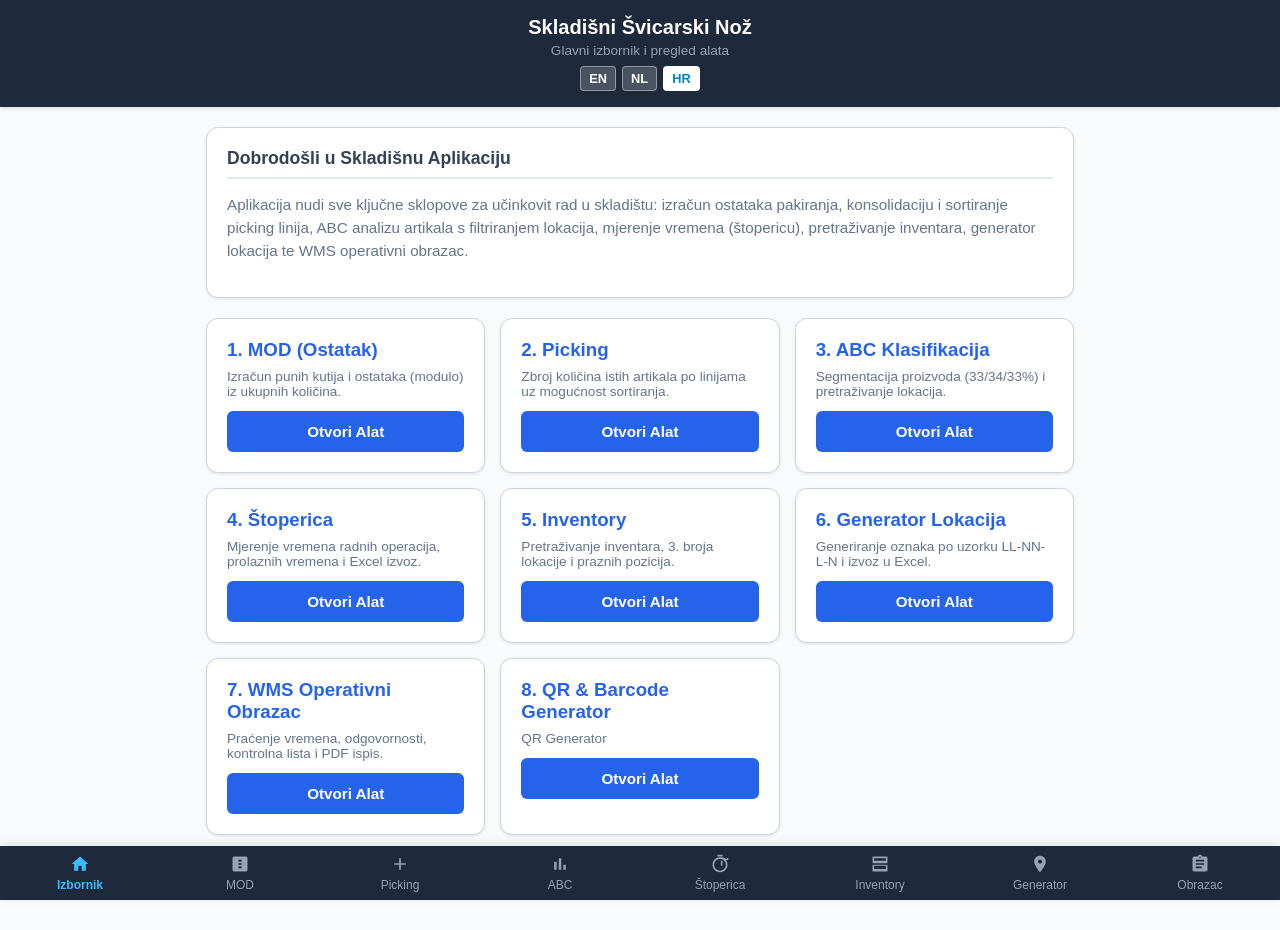
<file: index.html>
<!DOCTYPE html>
<html lang="en">
<head>
    <meta charset="UTF-8">
    <meta name="viewport" content="width=device-width, initial-scale=1.0">
    <title>Warehouse Swiss Knife</title>
    <link rel="stylesheet" href="style.css">
    <link rel="manifest" href="manifest.json">
    <meta name="theme-color" content="#0284c7">
    <style>
        .nav-bar {
            position: fixed !important;
            bottom: 0 !important;
            left: 0;
            right: 0;
            z-index: 1000 !important;
        }
        body {
            padding-bottom: 75px !important;
        }
        .lang-switcher {
            display: flex;
            gap: 6px;
            justify-content: center;
            margin-top: 8px;
        }
        .lang-btn {
            background: rgba(255, 255, 255, 0.2);
            border: 1px solid rgba(255, 255, 255, 0.4);
            color: white;
            padding: 4px 8px;
            border-radius: 4px;
            font-weight: bold;
            cursor: pointer;
            font-size: 0.8rem;
        }
        .lang-btn.active {
            background: #ffffff;
            color: #0284c7;
        }
    </style>
</head>
<body>
    <header>
        <div class="header-title">
            <h1 data-i18n="app_title">Warehouse Swiss Knife</h1>
            <p data-i18n="app_subtitle">Multi-tool Operations Assistant</p>
        </div>
        <div class="lang-switcher">
            <button class="lang-btn" onclick="setLanguage('en')">EN</button>
            <button class="lang-btn" onclick="setLanguage('nl')">NL</button>
            <button class="lang-btn" onclick="setLanguage('hr')">HR</button>
        </div>
    </header>

    <div class="container">
        <div class="card">
            <h2 data-i18n="welcome_title">Welcome to Warehouse Swiss Knife</h2>
            <p style="margin-bottom: 15px; color: #64748b; font-size: 0.95rem; line-height: 1.5;" data-i18n="welcome_desc">
                Select a tool from the list below or navigate using the bottom toolbar.
            </p>
        </div>

        <div style="display: grid; grid-template-columns: repeat(auto-fit, minmax(260px, 1fr)); gap: 15px;">
            <div class="card" style="margin:0;">
                <h3 style="color:var(--primary); margin-bottom: 8px;" data-i18n="mod_title">1. MOD (Remainder)</h3>
                <p style="font-size: 0.85rem; color:#64748b; margin-bottom:12px;" data-i18n="mod_desc">Calculate full boxes and remainder quantities.</p>
                <button class="btn btn-primary" onclick="goTo('mod.html')" style="width:100%;" data-i18n="btn_open">Open Tool</button>
            </div>

            <div class="card" style="margin:0;">
                <h3 style="color:var(--primary); margin-bottom: 8px;" data-i18n="picking_title">2. Picking</h3>
                <p style="font-size: 0.85rem; color:#64748b; margin-bottom:12px;" data-i18n="picking_desc">Aggregate item totals across lines with custom sorting.</p>
                <button class="btn btn-primary" onclick="goTo('picking.html')" style="width:100%;" data-i18n="btn_open">Open Tool</button>
            </div>

            <div class="card" style="margin:0;">
                <h3 style="color:var(--primary); margin-bottom: 8px;" data-i18n="abc_title">3. ABC Analysis</h3>
                <p style="font-size: 0.85rem; color:#64748b; margin-bottom:12px;" data-i18n="abc_desc">Classify products (33/34/33%) and filter location groups.</p>
                <button class="btn btn-primary" onclick="goTo('abc.html')" style="width:100%;" data-i18n="btn_open">Open Tool</button>
            </div>

            <div class="card" style="margin:0;">
                <h3 style="color:var(--primary); margin-bottom: 8px;" data-i18n="stopwatch_title">4. Stopwatch</h3>
                <p style="font-size: 0.85rem; color:#64748b; margin-bottom:12px;" data-i18n="stopwatch_desc">Time operational tasks, track laps, and export to Excel.</p>
                <button class="btn btn-primary" onclick="goTo('stopwatch.html')" style="width:100%;" data-i18n="btn_open">Open Tool</button>
            </div>

            <div class="card" style="margin:0;">
                <h3 style="color:var(--primary); margin-bottom: 8px;" data-i18n="inventory_title">5. Inventory</h3>
                <p style="font-size: 0.85rem; color:#64748b; margin-bottom:12px;" data-i18n="inventory_desc">Search inventory, filter 3rd number, and locate empty slots.</p>
                <button class="btn btn-primary" onclick="goTo('inventory.html')" style="width:100%;" data-i18n="btn_open">Open Tool</button>
            </div>

            <div class="card" style="margin:0;">
                <h3 style="color:var(--primary); margin-bottom: 8px;" data-i18n="gen_title">6. Location Generator</h3>
                <p style="font-size: 0.85rem; color:#64748b; margin-bottom:12px;" data-i18n="gen_desc">Generate LL-NN-L-N codes using ranges and export to Excel.</p>
                <button class="btn btn-primary" onclick="goTo('locations.html')" style="width:100%;" data-i18n="btn_open">Open Tool</button>
            </div>

            <!-- Novi alat: Operativni Obrazac (form.html) -->
            <div class="card" style="margin:0;">
                <h3 style="color:var(--primary); margin-bottom: 8px;" data-i18n="form_title">7. WMS Form</h3>
                <p style="font-size: 0.85rem; color:#64748b; margin-bottom:12px;" data-i18n="form_desc">WMS operational checklist, time tracking & PDF export.</p>
                <button class="btn btn-primary" onclick="goTo('form.html')" style="width:100%;" data-i18n="btn_open">Open Tool</button>
            </div>

            <!-- Kartica za QR/Barcode Generator -->
            <div class="card" style="margin:0;">
                <h3 style="color:var(--primary); margin-bottom: 8px;" data-i18n="qr_title">8. QR & Barcode Generator</h3>
                <p style="font-size: 0.85rem; color:#64748b; margin-bottom:12px;" data-i18n="qr_desc">QR Generator</p>
                <button class="btn btn-primary" onclick="goTo('qr.html')" style="width:100%;" data-i18n="btn_open">Open Tool</button>
            </div>
        </div>
    </div>

    <!-- Bottom Navigation Bar -->
    <nav class="nav-bar">
        <a href="javascript:goTo('index.html')" class="nav-item active">
            <svg viewBox="0 0 24 24"><path d="M10 20v-6h4v6h5v-8h3L12 3 2 12h3v8z"/></svg>
            <span data-i18n="nav_menu">Menu</span>
        </a>
        <a href="javascript:goTo('mod.html')" class="nav-item">
            <svg viewBox="0 0 24 24"><path d="M19 3H5c-1.1 0-2 .9-2 2v14c0 1.1.9 2 2 2h14c1.1 0 2-.9 2-2V5c0-1.1-.9-2-2-2zm-5 14h-4v-2h4v2zm0-4h-4v-2h4v2zm0-4h-4V7h4v2z"/></svg>
            MOD
        </a>
        <a href="javascript:goTo('picking.html')" class="nav-item">
            <svg viewBox="0 0 24 24"><path d="M19 13h-6v6h-2v-6H5v-2h6V5h2v6h6v2z"/></svg>
            Picking
        </a>
        <a href="javascript:goTo('abc.html')" class="nav-item">
            <svg viewBox="0 0 24 24"><path d="M5 9.2h3V19H5zM10.5 5h3v14h-3zM16 13h3v6h-3z"/></svg>
            ABC
        </a>
        <a href="javascript:goTo('stopwatch.html')" class="nav-item">
            <svg viewBox="0 0 24 24"><path d="M15 1H9v2h6V1zm-2 13h2V8h-2v6zm8.03-6.61l1.42-1.42c-.43-.51-.9-.99-1.41-1.41l-1.42 1.42A8.962 8.962 0 0012 4c-4.97 0-9 4.03-9 9s4.03 9 9 9 9-4.03 9-9c0-2.12-.74-4.07-1.97-5.61zM12 20c-3.87 0-7-3.13-7-7s3.13-7 7-7 7 3.13 7 7-3.13 7-7 7z"/></svg>
            <span data-i18n="nav_timer">Timer</span>
        </a>
        <a href="javascript:goTo('inventory.html')" class="nav-item">
            <svg viewBox="0 0 24 24"><path d="M20 13H4c-.55 0-1 .45-1 1v6c0 .55.45 1 1 1h16c.55 0 1-.45 1-1v-6c0-.55-.45-1-1-1zm-1 5H5v-4h14v4zM20 3H4c-.55 0-1 .45-1 1v6c0 .55.45 1 1 1h16c.55 0 1-.45 1-1V4c0-.55-.45-1-1-1zm-1 5H5V5h14v3z"/></svg>
            Inventory
        </a>
        <a href="javascript:goTo('locations.html')" class="nav-item">
            <svg viewBox="0 0 24 24"><path d="M12 2C8.13 2 5 5.13 5 9c0 5.25 7 13 7 13s7-7.75 7-13c0-3.87-3.13-7-7-7zm0 9.5c-1.38 0-2.5-1.12-2.5-2.5s1.12-2.5 2.5-2.5 2.5 1.12 2.5 2.5-1.12 2.5-2.5 2.5z"/></svg>
            <span data-i18n="nav_gen">Generator</span>
        </a>
        <a href="javascript:goTo('form.html')" class="nav-item">
            <svg viewBox="0 0 24 24"><path d="M19 3h-4.18C14.4 1.84 13.3 1 12 1c-1.3 0-2.4.84-2.82 2H5c-1.1 0-2 .9-2 2v14c0 1.1.9 2 2 2h14c1.1 0 2-.9 2-2V5c0-1.1-.9-2-2-2zm-7 0c.55 0 1 .45 1 1s-.45 1-1 1-1-.45-1-1 .45-1 1-1zm2 14H7v-2h7v2zm3-4H7v-2h10v2zm0-4H7V7h10v2z"/></svg>
            <span data-i18n="nav_form">Obrazac</span>
        </a>
    </nav>

    <script>
        const i18nData = {
            en: {
                app_title: "Warehouse Swiss Knife", app_subtitle: "Multi-tool Operations Assistant",
                welcome_title: "Welcome to Warehouse Swiss Knife", welcome_desc: "Select a tool from the list below or navigate using the bottom toolbar.",
                mod_title: "1. MOD (Remainder)", mod_desc: "Calculate full boxes and remainder quantities.",
                picking_title: "2. Picking", picking_desc: "Aggregate item totals across lines with custom sorting.",
                abc_title: "3. ABC Analysis", abc_desc: "Classify products (33/34/33%) and filter location groups.",
                stopwatch_title: "4. Stopwatch", stopwatch_desc: "Time operational tasks, track laps, and export to Excel.",
                inventory_title: "5. Inventory", inventory_desc: "Search inventory, filter 3rd number, and locate empty slots.",
                gen_title: "6. Location Generator", gen_desc: "Generate LL-NN-L-N codes using ranges and export to Excel.",
                form_title: "7. WMS Operational Form", form_desc: "WMS operational checklist, time tracking & PDF export.",
                btn_open: "Open Tool", nav_menu: "Menu", nav_timer: "Timer", nav_gen: "Generator", nav_form: "Form"
            },
            nl: {
                app_title: "Magazijn Zwitsers Mes", app_subtitle: "Multi-tool Operationele Assistent",
                welcome_title: "Welkom bij Magazijn Zwitsers Mes", welcome_desc: "Kies een tool uit de onderstaande lijst of navigeer via de menubalk.",
                mod_title: "1. MOD (Restant)", mod_desc: "Bereken volle dozen en resterende aantallen.",
                picking_title: "2. Picking", picking_desc: "Samenvoegen van aantallen per regel met sortering.",
                abc_title: "3. ABC Analyse", abc_desc: "Classificeer producten (33/34/33%) en filter locaties.",
                stopwatch_title: "4. Stopwatch", stopwatch_desc: "Meet operationele tijden en exporteer naar Excel.",
                inventory_title: "5. Voorraad", inventory_desc: "Doorzoek voorraad en filter op 3e cijfer of lege plekken.",
                gen_title: "6. Locatie Generator", gen_desc: "Genereer LL-NN-L-N codes met bereiken en exporteer naar Excel.",
                form_title: "7. WMS Formulier", form_desc: "Operationele controlelijst, tijdsregistratie en PDF-export.",
                btn_open: "Openen", nav_menu: "Menu", nav_timer: "Timer", nav_gen: "Generator", nav_form: "Formulier"
            },
            hr: {
                app_title: "Skladišni Švicarski Nož", app_subtitle: "Glavni izbornik i pregled alata",
                welcome_title: "Dobrodošli u Skladišnu Aplikaciju", welcome_desc: "Aplikacija nudi sve ključne sklopove za učinkovit rad u skladištu: izračun ostataka pakiranja, konsolidaciju i sortiranje picking linija, ABC analizu artikala s filtriranjem lokacija, mjerenje vremena (štopericu), pretraživanje inventara, generator lokacija te WMS operativni obrazac.",
                mod_title: "1. MOD (Ostatak)", mod_desc: "Izračun punih kutija i ostataka (modulo) iz ukupnih količina.",
                picking_title: "2. Picking", picking_desc: "Zbroj količina istih artikala po linijama uz mogućnost sortiranja.",
                abc_title: "3. ABC Klasifikacija", abc_desc: "Segmentacija proizvoda (33/34/33%) i pretraživanje lokacija.",
                stopwatch_title: "4. Štoperica", stopwatch_desc: "Mjerenje vremena radnih operacija, prolaznih vremena i Excel izvoz.",
                inventory_title: "5. Inventory", inventory_desc: "Pretraživanje inventara, 3. broja lokacije i praznih pozicija.",
                gen_title: "6. Generator Lokacija", gen_desc: "Generiranje oznaka po uzorku LL-NN-L-N i izvoz u Excel.",
                form_title: "7. WMS Operativni Obrazac", form_desc: "Praćenje vremena, odgovornosti, kontrolna lista i PDF ispis.",
                btn_open: "Otvori Alat", nav_menu: "Izbornik", nav_timer: "Štoperica", nav_gen: "Generator", nav_form: "Obrazac"
            }
        };

        let currentLang = localStorage.getItem('appLang') || sessionStorage.getItem('appLang') || 'hr';

        function setLanguage(lang) {
            currentLang = lang;
            localStorage.setItem('appLang', lang);
            sessionStorage.setItem('appLang', lang);

            const btns = document.querySelectorAll('.lang-btn');
            btns.forEach(b => b.classList.remove('active'));
            if(lang === 'en') btns[0]?.classList.add('active');
            if(lang === 'nl') btns[1]?.classList.add('active');
            if(lang === 'hr') btns[2]?.classList.add('active');

            document.querySelectorAll('[data-i18n]').forEach(el => {
                const key = el.getAttribute('data-i18n');
                if (i18nData[lang] && i18nData[lang][key]) el.innerText = i18nData[lang][key];
            });
        }

        function goTo(page) {
            window.location.href = page;
        }

        document.addEventListener('DOMContentLoaded', () => {
            setLanguage(currentLang);
        });
    </script>
</body>
</html>
</file>
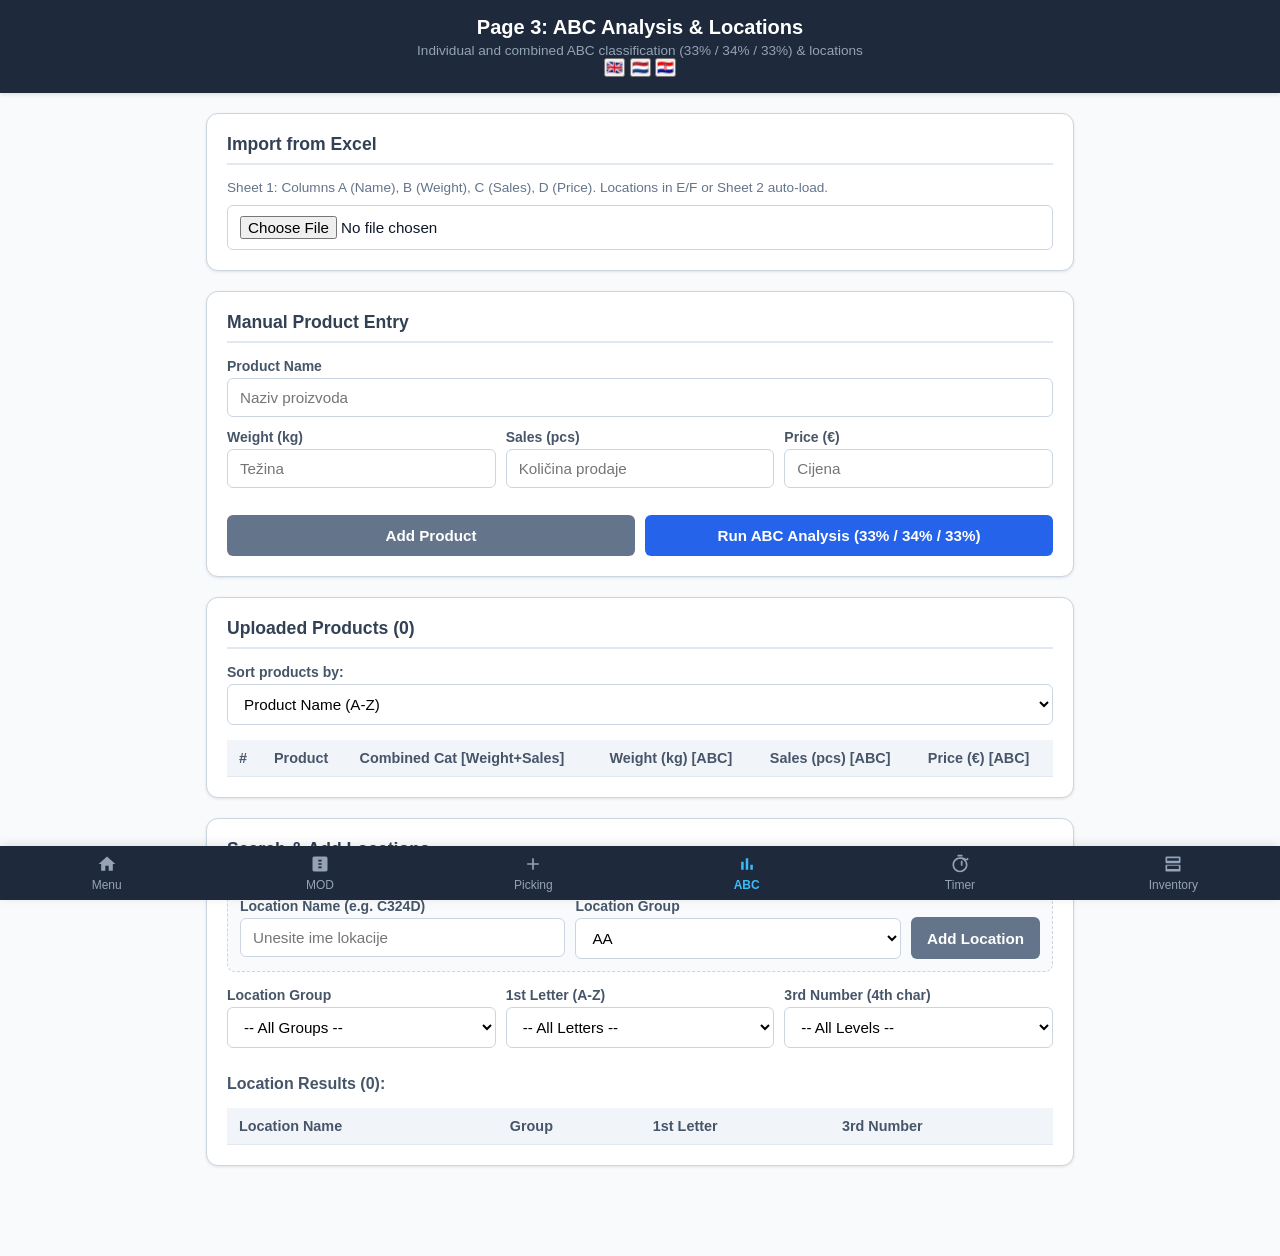
<file: abc.html>
<!DOCTYPE html>
<html lang="hr">
<head>
    <meta charset="UTF-8">
    <meta name="viewport" content="width=device-width, initial-scale=1.0">
    <title>ABC Klasifikacija i Lokacije</title>
    <link rel="stylesheet" href="style.css">
    <script src="xlsx.full.min.js"></script>
</head>
<body>
    <header>
        <div class="header-title">
            <h1 data-i18n="abc_header">Stranica 3: ABC Analiza & Lokacije</h1>
            <p data-i18n="abc_sub">Zasebna i kombinirana ABC klasifikacija (33% / 34% / 33%) i pretraga lokacija</p>
        </div>
        <div class="lang-switcher">
            <button class="lang-btn" onclick="setLanguage('en')" title="English">🇬🇧</button>
            <button class="lang-btn" onclick="setLanguage('nl')" title="Nederlands">🇳🇱</button>
            <button class="lang-btn" onclick="setLanguage('hr')" title="Hrvatski">🇭🇷</button>
        </div>
    </header>

    <div class="container">
        <!-- Excel Upload Card -->
        <div class="card">
            <h2 data-i18n="excel_title">Uvoz iz Excel tablice</h2>
            <p style="font-size:0.85rem; color:#64748b; margin-bottom:10px;" data-i18n="excel_abc_desc">
                <strong>List 1 (Proizvodi & Lokacije):</strong> Stupci A (Ime), B (Težina), C (Prodaja), D (Cijena). Lokacije iz stupaca E i F (ili s drugog lista) automatski se učitavaju.
            </p>
            <input type="file" id="excelFile" accept=".xlsx, .xls, .csv">
        </div>

        <!-- Manual Product Input -->
        <div class="card">
            <h2 data-i18n="manual_prod_title">Ručni unos proizvoda</h2>
            <div class="form-group">
                <label for="prodName" data-i18n="lbl_prod_name">Ime proizvoda</label>
                <input type="text" id="prodName" placeholder="Naziv proizvoda">
            </div>
            <div class="flex-row">
                <div class="form-group flex-1">
                    <label for="prodWeight" data-i18n="lbl_weight">Težina (kg)</label>
                    <input type="number" id="prodWeight" step="0.01" placeholder="Težina">
                </div>
                <div class="form-group flex-1">
                    <label for="prodSales" data-i18n="lbl_sales">Prodaja (kom)</label>
                    <input type="number" id="prodSales" placeholder="Količina prodaje">
                </div>
                <div class="form-group flex-1">
                    <label for="prodPrice" data-i18n="lbl_price">Cijena (€)</label>
                    <input type="number" id="prodPrice" step="0.01" placeholder="Cijena">
                </div>
            </div>

            <div class="btn-group">
                <button class="btn btn-secondary" onclick="addManualProduct()" data-i18n="btn_add_prod">Dodaj Proizvod</button>
                <button class="btn btn-primary" onclick="calculateABC()" data-i18n="btn_run_abc">Izvrši ABC Klasifikaciju (33% / 34% / 33%)</button>
            </div>
        </div>

        <!-- Prepared Products Table -->
        <div class="card">
            <h2><span data-i18n="prepared_prods">Uneseni proizvodi</span> (<span id="productCount">0</span>)</h2>
            
            <div class="form-group" style="margin-bottom:15px;">
                <label for="sortProductsBy" data-i18n="lbl_sort_prods">Sortiraj proizvode po:</label>
                <select id="sortProductsBy" onchange="renderProductsTable()">
                    <option value="name" data-i18n="opt_sort_name_asc">Naziv proizvoda (Abecedno)</option>
                    <option value="combined" data-i18n="opt_sort_comb">Kombinirana Kategorija [Težina+Prodaja]</option>
                    <option value="weight" data-i18n="opt_sort_weight">ABC Težina (A -> B -> C)</option>
                    <option value="sales" data-i18n="opt_sort_sales">ABC Prodaja (A -> B -> C)</option>
                    <option value="price" data-i18n="opt_sort_price">ABC Cijena (A -> B -> C)</option>
                </select>
            </div>

            <table id="productBufferTable">
                <thead>
                    <tr>
                        <th>#</th>
                        <th data-i18n="col_prod">Proizvod</th>
                        <th data-i18n="col_cat_comb">Kombinirana Kat. [Težina+Prodaja]</th>
                        <th data-i18n="col_weight_abc">Težina (kg) [ABC]</th>
                        <th data-i18n="col_sales_abc">Prodaja (kom) [ABC]</th>
                        <th data-i18n="col_price_abc">Cijena (€) [ABC]</th>
                    </tr>
                </thead>
                <tbody></tbody>
            </table>
        </div>

        <!-- Location Entry & Filter Card -->
        <div class="card" id="locationSection">
            <h2 data-i18n="loc_search_title">Pretraživanje & Unos Lokacija</h2>

            <!-- Manual Location Add Form -->
            <div class="flex-row" style="flex-wrap:wrap; gap:10px; margin-bottom:15px; background:#f8fafc; padding:12px; border-radius:8px; border:1px dashed #cbd5e1;">
                <div class="form-group flex-1" style="margin:0;">
                    <label for="manualLocName" data-i18n="lbl_loc_name">Ime Lokacije (npr. C324D)</label>
                    <input type="text" id="manualLocName" placeholder="Unesite ime lokacije">
                </div>
                <div class="form-group flex-1" style="margin:0;">
                    <label for="manualLocGroup" data-i18n="lbl_loc_group">Grupa Lokacije</label>
                    <select id="manualLocGroup">
                        <option value="AA">AA</option><option value="AB">AB</option><option value="AC">AC</option>
                        <option value="BA">BA</option><option value="BB">BB</option><option value="BC">BC</option>
                        <option value="CA">CA</option><option value="CB">CB</option><option value="CC">CC</option>
                    </select>
                </div>
                <div style="display:flex; align-items:flex-end;">
                    <button class="btn btn-secondary" onclick="addManualLocation()" style="height:42px;" data-i18n="btn_add_loc">Dodaj Lokaciju</button>
                </div>
            </div>

            <div class="flex-row" style="flex-wrap:wrap; gap:10px;">
                <div class="form-group flex-1">
                    <label for="filterGroup" data-i18n="lbl_filter_group">Grupa Lokacije</label>
                    <select id="filterGroup" onchange="filterLocations()">
                        <option value="" data-i18n="opt_all_groups">-- Sve Grupe --</option>
                        <option value="AA">AA</option><option value="AB">AB</option><option value="AC">AC</option>
                        <option value="BA">BA</option><option value="BB">BB</option><option value="BC">BC</option>
                        <option value="CA">CA</option><option value="CB">CB</option><option value="CC">CC</option>
                    </select>
                </div>
                <div class="form-group flex-1">
                    <label for="filterLetter" data-i18n="lbl_filter_letter">1. Slovo Lokacije (A-Z)</label>
                    <select id="filterLetter" onchange="filterLocations()">
                        <option value="" data-i18n="opt_all_letters">-- Sva Slova --</option>
                    </select>
                </div>
                <div class="form-group flex-1">
                    <label for="filterLevel" data-i18n="lbl_filter_level">3. Broj (4. znak: 0-9)</label>
                    <select id="filterLevel" onchange="filterLocations()">
                        <option value="" data-i18n="opt_all_levels">-- Svi Nivoi --</option>
                        <option value="0">0</option><option value="1">1</option><option value="2">2</option>
                        <option value="3">3</option><option value="4">4</option><option value="5">5</option>
                        <option value="6">6</option><option value="7">7</option><option value="8">8</option><option value="9">9</option>
                    </select>
                </div>
            </div>

            <h3 style="margin-top:15px; font-size:1rem; color:#475569;"><span data-i18n="loc_results">Rezultati lokacija</span> (<span id="locationCount">0</span>):</h3>
            <table id="locationResultsTable">
                <thead>
                    <tr>
                        <th data-i18n="col_loc_name">Ime Lokacije</th>
                        <th data-i18n="col_group">Grupa</th>
                        <th data-i18n="col_1st_letter">1. Slovo</th>
                        <th data-i18n="col_3rd_num">3. Broj (4. Znak)</th>
                    </tr>
                </thead>
                <tbody></tbody>
            </table>
        </div>
    </div>

    <!-- Navigation Bar -->
    <nav class="nav-bar">
        <a href="index.html" class="nav-item">
            <svg viewBox="0 0 24 24"><path d="M10 20v-6h4v6h5v-8h3L12 3 2 12h3v8z"/></svg>
            <span data-i18n="nav_menu">Izbornik</span>
        </a>
        <a href="mod.html" class="nav-item">
            <svg viewBox="0 0 24 24"><path d="M19 3H5c-1.1 0-2 .9-2 2v14c0 1.1.9 2 2 2h14c1.1 0 2-.9 2-2V5c0-1.1-.9-2-2-2zm-5 14h-4v-2h4v2zm0-4h-4v-2h4v2zm0-4h-4V7h4v2z"/></svg>
            MOD
        </a>
        <a href="picking.html" class="nav-item">
            <svg viewBox="0 0 24 24"><path d="M19 13h-6v6h-2v-6H5v-2h6V5h2v6h6v2z"/></svg>
            Picking
        </a>
        <a href="abc.html" class="nav-item active">
            <svg viewBox="0 0 24 24"><path d="M5 9.2h3V19H5zM10.5 5h3v14h-3zM16 13h3v6h-3z"/></svg>
            ABC
        </a>
        <a href="stopwatch.html" class="nav-item">
            <svg viewBox="0 0 24 24"><path d="M15 1H9v2h6V1zm-2 13h2V8h-2v6zm8.03-6.61l1.42-1.42c-.43-.51-.9-.99-1.41-1.41l-1.42 1.42A8.962 8.962 0 0012 4c-4.97 0-9 4.03-9 9s4.03 9 9 9 9-4.03 9-9c0-2.12-.74-4.07-1.97-5.61zM12 20c-3.87 0-7-3.13-7-7s3.13-7 7-7 7 3.13 7 7-3.13 7-7 7z"/></svg>
            <span data-i18n="nav_timer">Štoperica</span>
        </a>
        <a href="inventory.html" class="nav-item">
            <svg viewBox="0 0 24 24"><path d="M20 13H4c-.55 0-1 .45-1 1v6c0 .55.45 1 1 1h16c.55 0 1-.45 1-1v-6c0-.55-.45-1-1-1zm-1 5H5v-4h14v4zM20 3H4c-.55 0-1 .45-1 1v6c0 .55.45 1 1 1h16c.55 0 1-.45 1-1V4c0-.55-.45-1-1-1zm-1 5H5V5h14v3z"/></svg>
            Inventory
        </a>
    </nav>

    <script>
        const i18nData = {
            en: {
                abc_header: "Page 3: ABC Analysis & Locations", abc_sub: "Individual and combined ABC classification (33% / 34% / 33%) & locations",
                excel_title: "Import from Excel", excel_abc_desc: "Sheet 1: Columns A (Name), B (Weight), C (Sales), D (Price). Locations in E/F or Sheet 2 auto-load.",
                manual_prod_title: "Manual Product Entry", lbl_prod_name: "Product Name", lbl_weight: "Weight (kg)", lbl_sales: "Sales (pcs)", lbl_price: "Price (€)",
                btn_add_prod: "Add Product", btn_run_abc: "Run ABC Analysis (33% / 34% / 33%)", prepared_prods: "Uploaded Products", lbl_sort_prods: "Sort products by:",
                opt_sort_name_asc: "Product Name (A-Z)", opt_sort_comb: "Combined Category [Weight+Sales]", opt_sort_weight: "ABC Weight (A -> B -> C)", opt_sort_sales: "ABC Sales (A -> B -> C)", opt_sort_price: "ABC Price (A -> B -> C)",
                col_prod: "Product", col_cat_comb: "Combined Cat [Weight+Sales]", col_weight_abc: "Weight (kg) [ABC]", col_sales_abc: "Sales (pcs) [ABC]", col_price_abc: "Price (€) [ABC]",
                loc_search_title: "Search & Add Locations", lbl_loc_name: "Location Name (e.g. C324D)", lbl_loc_group: "Location Group", btn_add_loc: "Add Location",
                lbl_filter_group: "Location Group", opt_all_groups: "-- All Groups --", lbl_filter_letter: "1st Letter (A-Z)", opt_all_letters: "-- All Letters --", lbl_filter_level: "3rd Number (4th char)", opt_all_levels: "-- All Levels --",
                loc_results: "Location Results", col_loc_name: "Location Name", col_group: "Group", col_1st_letter: "1st Letter", col_3rd_num: "3rd Number",
                nav_menu: "Menu", nav_timer: "Timer", msg_empty_prods: "No products entered for ABC analysis.", msg_enter_name: "Please enter a product name.", msg_enter_loc: "Please enter a location name."
            },
            nl: {
                abc_header: "Pagina 3: ABC Analyse & Locaties", abc_sub: "Individuele en gecombineerde ABC-classificatie (33% / 34% / 33%) & locaties",
                excel_title: "Importeren uit Excel", excel_abc_desc: "Blad 1: Kolommen A (Naam), B (Gewicht), C (Verkoop), D (Prijs). Locaties in E/F of Blad 2 worden automatisch geladen.",
                manual_prod_title: "Handmatige Productinvoer", lbl_prod_name: "Productnaam", lbl_weight: "Gewicht (kg)", lbl_sales: "Verkoop (st)", lbl_price: "Prijs (€)",
                btn_add_prod: "Product Toevoegen", btn_run_abc: "ABC-analyse Uitvoeren (33% / 34% / 33%)", prepared_prods: "Geladen Producten", lbl_sort_prods: "Sorteren op:",
                opt_sort_name_asc: "Productnaam (A-Z)", opt_sort_comb: "Gecombineerde Categorie [Gewicht+Verkoop]", opt_sort_weight: "ABC Gewicht (A -> B -> C)", opt_sort_sales: "ABC Verkoop (A -> B -> C)", opt_sort_price: "ABC Prijs (A -> B -> C)",
                col_prod: "Product", col_cat_comb: "Gecombineerde Cat [Gewicht+Verkoop]", col_weight_abc: "Gewicht (kg) [ABC]", col_sales_abc: "Verkoop (st) [ABC]", col_price_abc: "Prijs (€) [ABC]",
                loc_search_title: "Zoeken & Locaties Toevoegen", lbl_loc_name: "Locatienaam (bijv. C324D)", lbl_loc_group: "Locatiegroep", btn_add_loc: "Locatie Toevoegen",
                lbl_filter_group: "Locatiegroep", opt_all_groups: "-- Alle Groepen --", lbl_filter_letter: "1e Letter (A-Z)", opt_all_letters: "-- Alle Letters --", lbl_filter_level: "3e Cijfer (4e teken)", opt_all_levels: "-- Alle Niveaus --",
                loc_results: "Locatieresultaten", col_loc_name: "Locatienaam", col_group: "Groep", col_1st_letter: "1e Letter", col_3rd_num: "3e Cijfer",
                nav_menu: "Menu", nav_timer: "Timer", msg_empty_prods: "Geen producten ingevoerd voor ABC-analyse.", msg_enter_name: "Voer een productnaam in.", msg_enter_loc: "Voer een locatienaam in."
            },
            hr: {
                abc_header: "Stranica 3: ABC Analiza & Lokacije", abc_sub: "Zasebna i kombinirana (Težina + Prodaja) ABC klasifikacija i sortiranje",
                excel_title: "Uvoz iz Excel tablice", excel_abc_desc: "List 1 (Proizvodi & Lokacije): Stupci A (Ime), B (Težina), C (Prodaja), D (Cijena). Lokacije iz stupaca E i F (ili s drugog lista) automatski se učitavaju.",
                manual_prod_title: "Ručni unos proizvoda", lbl_prod_name: "Ime proizvoda", lbl_weight: "Težina (kg)", lbl_sales: "Prodaja (kom)", lbl_price: "Cijena (€)",
                btn_add_prod: "Dodaj Proizvod", btn_run_abc: "Izvrši ABC Klasifikaciju (33% / 34% / 33%)", prepared_prods: "Uneseni proizvodi", lbl_sort_prods: "Sortiraj proizvode po:",
                opt_sort_name_asc: "Naziv proizvoda (Abecedno)", opt_sort_comb: "Kombinirana Kategorija [Težina+Prodaja]", opt_sort_weight: "ABC Težina (A -> B -> C)", opt_sort_sales: "ABC Prodaja (A -> B -> C)", opt_sort_price: "ABC Cijena (A -> B -> C)",
                col_prod: "Proizvod", col_cat_comb: "Kombinirana Kat. [Težina+Prodaja]", col_weight_abc: "Težina (kg) [ABC]", col_sales_abc: "Prodaja (kom) [ABC]", col_price_abc: "Cijena (€) [ABC]",
                loc_search_title: "Pretraživanje & Unos Lokacija", lbl_loc_name: "Ime Lokacije (npr. C324D)", lbl_loc_group: "Grupa Lokacije", btn_add_loc: "Dodaj Lokaciju",
                lbl_filter_group: "Grupa Lokacije", opt_all_groups: "-- Sve Grupe --", lbl_filter_letter: "1. Slovo Lokacije (A-Z)", opt_all_letters: "-- Sva Slova --", lbl_filter_level: "3. Broj (4. znak u imenu: 0-9)", opt_all_levels: "-- Svi Nivoi --",
                loc_results: "Rezultati lokacija", col_loc_name: "Ime Lokacije", col_group: "Grupa", col_1st_letter: "1. Slovo", col_3rd_num: "3. Broj (4. Znak)",
                nav_menu: "Izbornik", nav_timer: "Štoperica", msg_empty_prods: "Nema unesenih proizvoda za ABC analizu.", msg_enter_name: "Molimo unesite naziv proizvoda.", msg_enter_loc: "Molimo unesite ime lokacije (npr. C324D)."
            }
        };

        let currentLang = sessionStorage.getItem('appLang') || 'en';
        let products = [];
        let locations = [];

        function setLanguage(lang) {
            currentLang = lang;
            sessionStorage.setItem('appLang', lang);

            const btns = document.querySelectorAll('.lang-btn');
            btns.forEach(b => b.classList.remove('active'));
            if(lang === 'en') btns[0]?.classList.add('active');
            if(lang === 'nl') btns[1]?.classList.add('active');
            if(lang === 'hr') btns[2]?.classList.add('active');

            document.querySelectorAll('[data-i18n]').forEach(el => {
                const key = el.getAttribute('data-i18n');
                if (i18nData[lang] && i18nData[lang][key]) el.innerText = i18nData[lang][key];
            });
        }

        const letterSelect = document.getElementById('filterLetter');
        for (let i = 65; i <= 90; i++) {
            const letter = String.fromCharCode(i);
            const opt = document.createElement('option');
            opt.value = letter;
            opt.innerText = letter;
            letterSelect.appendChild(opt);
        }

        document.getElementById('excelFile').addEventListener('change', handleExcelUpload);

        function handleExcelUpload(e) {
            const file = e.target.files[0];
            if (!file) return;

            const reader = new FileReader();
            reader.onload = function(evt) {
                const data = new Uint8Array(evt.target.result);
                const workbook = XLSX.read(data, {type: 'array'});
                
                products = [];
                locations = [];

                const sheet1 = workbook.Sheets[workbook.SheetNames[0]];
                if (sheet1) {
                    const rows1 = XLSX.utils.sheet_to_json(sheet1, {header: 1});
                    for (let i = 1; i < rows1.length; i++) {
                        const r = rows1[i];
                        if (r && r.length >= 4) {
                            const name = String(r[0] || '').trim();
                            const weight = parseFloat(r[1]) || 0;
                            const sales = parseFloat(r[2]) || 0;
                            const price = parseFloat(r[3]) || 0;
                            if (name) products.push({ name, weight, sales, price, abcWeight: '', abcSales: '', abcPrice: '', combinedCat: '' });

                            if (r.length >= 6) {
                                const locName = String(r[4] || '').trim();
                                const groupName = String(r[5] || '').trim();
                                if (locName && groupName) {
                                    locations.push({ name: locName, group: groupName });
                                }
                            }
                        }
                    }
                }

                if (workbook.SheetNames.length > 1) {
                    const sheet2 = workbook.Sheets[workbook.SheetNames[1]];
                    const rows2 = XLSX.utils.sheet_to_json(sheet2, {header: 1});
                    for (let i = 1; i < rows2.length; i++) {
                        const r = rows2[i];
                        if (r && r.length >= 2) {
                            const locName = String(r[0] || '').trim();
                            const group = String(r[1] || '').trim();
                            if (locName) locations.push({ name: locName, group: group });
                        }
                    }
                }

                renderProductsTable();
                filterLocations();
            };
            reader.readAsArrayBuffer(file);
        }

        function addManualProduct() {
            const name = document.getElementById('prodName').value.trim();
            const weight = parseFloat(document.getElementById('prodWeight').value) || 0;
            const sales = parseFloat(document.getElementById('prodSales').value) || 0;
            const price = parseFloat(document.getElementById('prodPrice').value) || 0;

            if (!name) {
                alert(i18nData[currentLang].msg_enter_name);
                return;
            }

            products.push({ name, weight, sales, price, abcWeight: '', abcSales: '', abcPrice: '', combinedCat: '' });
            document.getElementById('prodName').value = '';
            document.getElementById('prodWeight').value = '';
            document.getElementById('prodSales').value = '';
            document.getElementById('prodPrice').value = '';

            renderProductsTable();
        }

        function addManualLocation() {
            const locName = document.getElementById('manualLocName').value.trim();
            const group = document.getElementById('manualLocGroup').value;

            if (!locName) {
                alert(i18nData[currentLang].msg_enter_loc);
                return;
            }

            locations.push({ name: locName, group: group });
            document.getElementById('manualLocName').value = '';
            filterLocations();
        }

        function renderProductsTable() {
            const sortBy = document.getElementById('sortProductsBy').value;

            products.sort((a, b) => {
                if (sortBy === 'name') return a.name.localeCompare(b.name);
                if (sortBy === 'combined') return (a.combinedCat || 'ZZ').localeCompare(b.combinedCat || 'ZZ');
                if (sortBy === 'weight') return (a.abcWeight || 'Z').localeCompare(b.abcWeight || 'Z');
                if (sortBy === 'sales') return (a.abcSales || 'Z').localeCompare(b.abcSales || 'Z');
                if (sortBy === 'price') return (a.abcPrice || 'Z').localeCompare(b.abcPrice || 'Z');
                return 0;
            });

            const tbody = document.querySelector('#productBufferTable tbody');
            tbody.innerHTML = '';
            document.getElementById('productCount').innerText = products.length;

            products.forEach((p, idx) => {
                const tr = document.createElement('tr');
                tr.innerHTML = `
                    <td>${idx + 1}</td>
                    <td><strong>${p.name}</strong></td>
                    <td>${p.combinedCat ? `<span class="badge badge-a" style="background:#e0f2fe; color:#0369a1; font-weight:bold;">${p.combinedCat}</span>` : '<em style="color:#94a3b8;">--</em>'}</td>
                    <td>${p.weight} kg ${renderBadge(p.abcWeight)}</td>
                    <td>${p.sales} ${renderBadge(p.abcSales)}</td>
                    <td>${p.price.toFixed(2)} € ${renderBadge(p.abcPrice)}</td>
                `;
                tbody.appendChild(tr);
            });
        }

        function renderBadge(cat) {
            if (!cat) return '';
            return `<span class="badge badge-${cat.toLowerCase()}">${cat}</span>`;
        }

        function calculateABC() {
            const N = products.length;
            if (N === 0) {
                alert(i18nData[currentLang].msg_empty_prods);
                return;
            }

            let countA = Math.round(N * 0.33);
            let countC = Math.round(N * 0.33);

            if (N === 1) { countA = 1; countC = 0; }
            else if (N === 2) { countA = 1; countC = 0; }

            let countB = N - countA - countC;
            if (countB < 0) countB = 0;

            function assignCategory(property, resultKey) {
                products.sort((a, b) => b[property] - a[property]);
                products.forEach((p, index) => {
                    if (index < countA) {
                        p[resultKey] = 'A';
                    } else if (index < countA + countB) {
                        p[resultKey] = 'B';
                    } else {
                        p[resultKey] = 'C';
                    }
                });
            }

            assignCategory('weight', 'abcWeight');
            assignCategory('sales', 'abcSales');
            assignCategory('price', 'abcPrice');

            products.forEach(p => {
                p.combinedCat = `${p.abcWeight}${p.abcSales}`;
            });

            renderProductsTable();
            filterLocations();
        }

        function filterLocations() {
            const grp = document.getElementById('filterGroup').value;
            const letter = document.getElementById('filterLetter').value;
            const level = document.getElementById('filterLevel').value;

            const tbody = document.querySelector('#locationResultsTable tbody');
            tbody.innerHTML = '';

            let count = 0;
            locations.forEach(loc => {
                const locName = loc.name.toUpperCase();
                const locGrp = loc.group.toUpperCase();
                const startLetter = locName.charAt(0);
                const fourthChar = locName.length >= 4 ? locName.charAt(3) : '';

                let matchGroup = !grp || locGrp === grp;
                let matchLetter = !letter || startLetter === letter;
                let matchLevel = !level || fourthChar === level;

                if (matchGroup && matchLetter && matchLevel) {
                    count++;
                    const tr = document.createElement('tr');
                    tr.innerHTML = `
                        <td><strong>${loc.name}</strong></td>
                        <td><span class="badge badge-a">${loc.group}</span></td>
                        <td>${startLetter}</td>
                        <td>${fourthChar}</td>
                    `;
                    tbody.appendChild(tr);
                }
            });

            document.getElementById('locationCount').innerText = count;
        }

        document.addEventListener('DOMContentLoaded', () => {
            setLanguage(currentLang);
        });
    </script>
</body>
</html>
</file>
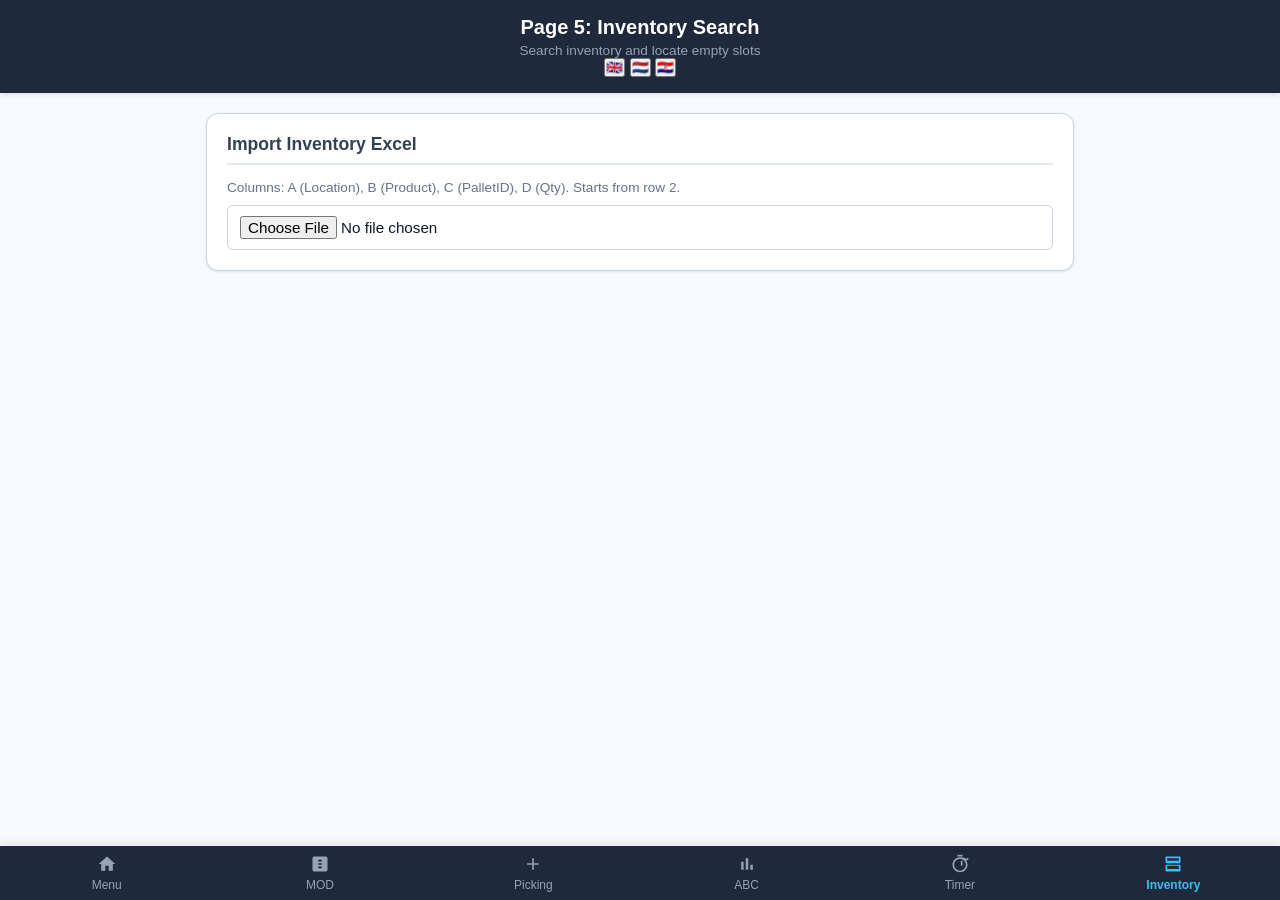
<file: inventory.html>
<!DOCTYPE html>
<html lang="hr">
<head>
    <meta charset="UTF-8">
    <meta name="viewport" content="width=device-width, initial-scale=1.0">
    <title>Inventory - Pretraga Skladišta</title>
    <link rel="stylesheet" href="style.css">
    <script src="xlsx.full.min.js"></script>
</head>
<body>
    <header>
        <div class="header-title">
            <h1 data-i18n="inv_header">Stranica 5: Inventory Pretraga</h1>
            <p data-i18n="inv_sub">Pretraživanje inventara i praznih pozicija</p>
        </div>
        <div class="lang-switcher">
            <button class="lang-btn" onclick="setLanguage('en')" title="English">🇬🇧</button>
            <button class="lang-btn" onclick="setLanguage('nl')" title="Nederlands">🇳🇱</button>
            <button class="lang-btn" onclick="setLanguage('hr')" title="Hrvatski">🇭🇷</button>
        </div>
    </header>

    <div class="container">
        <!-- Excel Upload Card -->
        <div class="card">
            <h2 data-i18n="excel_title">Uvoz Excel tablice Inventara</h2>
            <p style="font-size:0.85rem; color:#64748b; margin-bottom:10px;" data-i18n="excel_inv_desc">
                Stupci u Excelu: Stupac A (Lokacija), Stupac B (Proizvod), Stupac C (PalletID), Stupac D (Qty). Obrada počinje od drugog reda.
            </p>
            <input type="file" id="excelFile" accept=".xlsx, .xls, .csv">
        </div>

        <!-- Search & Filter Card -->
        <div class="card" id="searchCard" style="display:none;">
            <h2 data-i18n="filter_title">Pretraživanje & Filtriranje</h2>
            
            <div class="form-group">
                <label for="searchInput" data-i18n="lbl_search">Brza pretraga (Naziv, PalletID ili Lokacija):</label>
                <input type="text" id="searchInput" placeholder="Tipkajte..." oninput="filterAndRender()">
            </div>

            <div class="flex-row" style="flex-wrap:wrap; gap:10px; margin-bottom: 12px;">
                <div class="form-group flex-1">
                    <label for="filterLetter" data-i18n="lbl_1st_letter">1. Slovo Lokacije (A-Z)</label>
                    <select id="filterLetter" onchange="filterAndRender()">
                        <option value="">-- Sva Slova --</option>
                    </select>
                </div>
                <div class="form-group flex-1">
                    <label for="filterLevel" data-i18n="lbl_3rd_num">3. Broj (4. znak: 0-9)</label>
                    <select id="filterLevel" onchange="filterAndRender()">
                        <option value="">-- Svi Nivoi --</option>
                        <option value="0">0</option><option value="1">1</option><option value="2">2</option>
                        <option value="3">3</option><option value="4">4</option><option value="5">5</option>
                        <option value="6">6</option><option value="7">7</option><option value="8">8</option><option value="9">9</option>
                    </select>
                </div>
            </div>

            <div class="form-group" style="display:flex; align-items:center; gap:8px;">
                <input type="checkbox" id="emptyOnly" onchange="filterAndRender()" style="width:auto;">
                <label for="emptyOnly" style="margin:0; font-weight:bold; color:#0284c7;" data-i18n="chk_empty_only">Prikaži samo prazne lokacije</label>
            </div>
        </div>

        <!-- Inventory List Card -->
        <div class="card" id="listCard" style="display:none;">
            <h2><span data-i18n="results">Rezultati Inventara</span> (<span id="matchCount">0</span>)</h2>
            <table id="inventoryTable">
                <thead>
                    <tr>
                        <th data-i18n="col_loc">Lokacija</th>
                        <th data-i18n="col_prod">Proizvod</th>
                        <th>Pallet ID</th>
                        <th data-i18n="col_qty">Količina (Qty)</th>
                    </tr>
                </thead>
                <tbody></tbody>
            </table>
        </div>
    </div>

    <!-- Navigation Bar -->
    <nav class="nav-bar">
        <a href="index.html" class="nav-item">
            <svg viewBox="0 0 24 24"><path d="M10 20v-6h4v6h5v-8h3L12 3 2 12h3v8z"/></svg>
            <span data-i18n="nav_menu">Izbornik</span>
        </a>
        <a href="mod.html" class="nav-item">
            <svg viewBox="0 0 24 24"><path d="M19 3H5c-1.1 0-2 .9-2 2v14c0 1.1.9 2 2 2h14c1.1 0 2-.9 2-2V5c0-1.1-.9-2-2-2zm-5 14h-4v-2h4v2zm0-4h-4v-2h4v2zm0-4h-4V7h4v2z"/></svg>
            MOD
        </a>
        <a href="picking.html" class="nav-item">
            <svg viewBox="0 0 24 24"><path d="M19 13h-6v6h-2v-6H5v-2h6V5h2v6h6v2z"/></svg>
            Picking
        </a>
        <a href="abc.html" class="nav-item">
            <svg viewBox="0 0 24 24"><path d="M5 9.2h3V19H5zM10.5 5h3v14h-3zM16 13h3v6h-3z"/></svg>
            ABC
        </a>
        <a href="stopwatch.html" class="nav-item">
            <svg viewBox="0 0 24 24"><path d="M15 1H9v2h6V1zm-2 13h2V8h-2v6zm8.03-6.61l1.42-1.42c-.43-.51-.9-.99-1.41-1.41l-1.42 1.42A8.962 8.962 0 0012 4c-4.97 0-9 4.03-9 9s4.03 9 9 9 9-4.03 9-9c0-2.12-.74-4.07-1.97-5.61zM12 20c-3.87 0-7-3.13-7-7s3.13-7 7-7 7 3.13 7 7-3.13 7-7 7z"/></svg>
            <span data-i18n="nav_timer">Štoperica</span>
        </a>
        <a href="inventory.html" class="nav-item active">
            <svg viewBox="0 0 24 24"><path d="M20 13H4c-.55 0-1 .45-1 1v6c0 .55.45 1 1 1h16c.55 0 1-.45 1-1v-6c0-.55-.45-1-1-1zm-1 5H5v-4h14v4zM20 3H4c-.55 0-1 .45-1 1v6c0 .55.45 1 1 1h16c.55 0 1-.45 1-1V4c0-.55-.45-1-1-1zm-1 5H5V5h14v3z"/></svg>
            Inventory
        </a>
    </nav>

    <script>
        const i18nData = {
            en: {
                inv_header: "Page 5: Inventory Search", inv_sub: "Search inventory and locate empty slots",
                excel_title: "Import Inventory Excel", excel_inv_desc: "Columns: A (Location), B (Product), C (PalletID), D (Qty). Starts from row 2.",
                filter_title: "Search & Filter", lbl_search: "Quick Search:", lbl_1st_letter: "1st Letter (A-Z)", lbl_3rd_num: "3rd Number (4th char)", chk_empty_only: "Show empty locations only",
                results: "Inventory Results", col_loc: "Location", col_prod: "Product", col_qty: "Qty", nav_menu: "Menu", nav_timer: "Timer"
            },
            nl: {
                inv_header: "Pagina 5: Voorraad Zoeken", inv_sub: "Doorzoek voorraad en lege plekken",
                excel_title: "Importeren Voorraad Excel", excel_inv_desc: "Kolommen: A (Locatie), B (Product), C (PalletID), D (Aantal). Begint vanaf rij 2.",
                filter_title: "Zoeken & Filteren", lbl_search: "Snel Zoeken:", lbl_1st_letter: "1e Letter (A-Z)", lbl_3rd_num: "3e Cijfer (4e teken)", chk_empty_only: "Toon alleen lege locaties",
                results: "Voorraad Resultaten", col_loc: "Locatie", col_prod: "Product", col_qty: "Aantal", nav_menu: "Menu", nav_timer: "Timer"
            },
            hr: {
                inv_header: "Stranica 5: Inventory Pretraga", inv_sub: "Pretraživanje inventara i praznih pozicija",
                excel_title: "Uvoz Excel tablice Inventara", excel_inv_desc: "Stupci u Excelu: Stupac A (Lokacija), Stupac B (Proizvod), Stupac C (PalletID), Stupac D (Qty). Obrada počinje od drugog reda.",
                filter_title: "Pretraživanje & Filtriranje", lbl_search: "Brza pretraga:", lbl_1st_letter: "1. Slovo Lokacije (A-Z)", lbl_3rd_num: "3. Broj (4. znak: 0-9)", chk_empty_only: "Prikaži samo prazne lokacije",
                results: "Rezultati Inventara", col_loc: "Lokacija", col_prod: "Proizvod", col_qty: "Količina (Qty)", nav_menu: "Izbornik", nav_timer: "Štoperica"
            }
        };

        let currentLang = sessionStorage.getItem('appLang') || 'en';
        let inventoryData = [];

        function setLanguage(lang) {
            currentLang = lang;
            sessionStorage.setItem('appLang', lang);
            const btns = document.querySelectorAll('.lang-btn');
            btns.forEach(b => b.classList.remove('active'));
            if(lang === 'en') btns[0]?.classList.add('active');
            if(lang === 'nl') btns[1]?.classList.add('active');
            if(lang === 'hr') btns[2]?.classList.add('active');

            document.querySelectorAll('[data-i18n]').forEach(el => {
                const key = el.getAttribute('data-i18n');
                if (i18nData[lang] && i18nData[lang][key]) el.innerText = i18nData[lang][key];
            });
        }

        const letterSelect = document.getElementById('filterLetter');
        for (let i = 65; i <= 90; i++) {
            const opt = document.createElement('option'); opt.value = String.fromCharCode(i); opt.innerText = String.fromCharCode(i);
            letterSelect.appendChild(opt);
        }

        document.getElementById('excelFile').addEventListener('change', function(e) {
            const file = e.target.files[0]; if (!file) return;
            const reader = new FileReader();
            reader.onload = function(evt) {
                const rows = XLSX.utils.sheet_to_json(XLSX.read(new Uint8Array(evt.target.result), {type: 'array'}).Sheets[XLSX.read(new Uint8Array(evt.target.result), {type: 'array'}).SheetNames[0]], {header: 1});
                inventoryData = [];
                for (let i = 1; i < rows.length; i++) {
                    const r = rows[i];
                    if (r && r.length > 0) {
                        const loc = String(r[0]||'').trim(), prod = String(r[1]||'').trim(), pallet = String(r[2]||'').trim(), qty = r[3] !== undefined ? parseFloat(r[3]) : '';
                        if (loc) inventoryData.push({ location: loc, product: prod, palletId: pallet, qty: qty, isEmpty: (!prod && !pallet && qty === '') });
                    }
                }
                document.getElementById('searchCard').style.display = 'block'; document.getElementById('listCard').style.display = 'block';
                filterAndRender();
            };
            reader.readAsArrayBuffer(file);
        });

        function filterAndRender() {
            const query = document.getElementById('searchInput').value.toLowerCase().trim();
            const letterFilter = document.getElementById('filterLetter').value;
            const levelFilter = document.getElementById('filterLevel').value;
            const emptyOnly = document.getElementById('emptyOnly').checked;

            let filtered = inventoryData.filter(item => {
                const loc = item.location.toUpperCase();
                return (!query || loc.toLowerCase().includes(query) || item.product.toLowerCase().includes(query) || item.palletId.toLowerCase().includes(query)) &&
                       (!letterFilter || loc.charAt(0) === letterFilter) &&
                       (!levelFilter || (loc.length >= 4 && loc.charAt(3) === levelFilter)) &&
                       (!emptyOnly || item.isEmpty);
            });

            document.getElementById('matchCount').innerText = filtered.length;
            const tbody = document.querySelector('#inventoryTable tbody'); tbody.innerHTML = '';
            filtered.forEach(item => {
                const tr = document.createElement('tr');
                tr.innerHTML = `<td><span style="background:#f1f5f9; padding:2px 8px; border-radius:4px; font-weight:bold; color:#0369a1;">${item.location}</span></td><td>${item.product || '<em>-- Empty --</em>'}</td><td><code>${item.palletId}</code></td><td>${item.qty !== '' ? item.qty : '0'}</td>`;
                tbody.appendChild(tr);
            });
        }

        document.addEventListener('DOMContentLoaded', () => setLanguage(currentLang));
    </script>
</body>
</html>
</file>
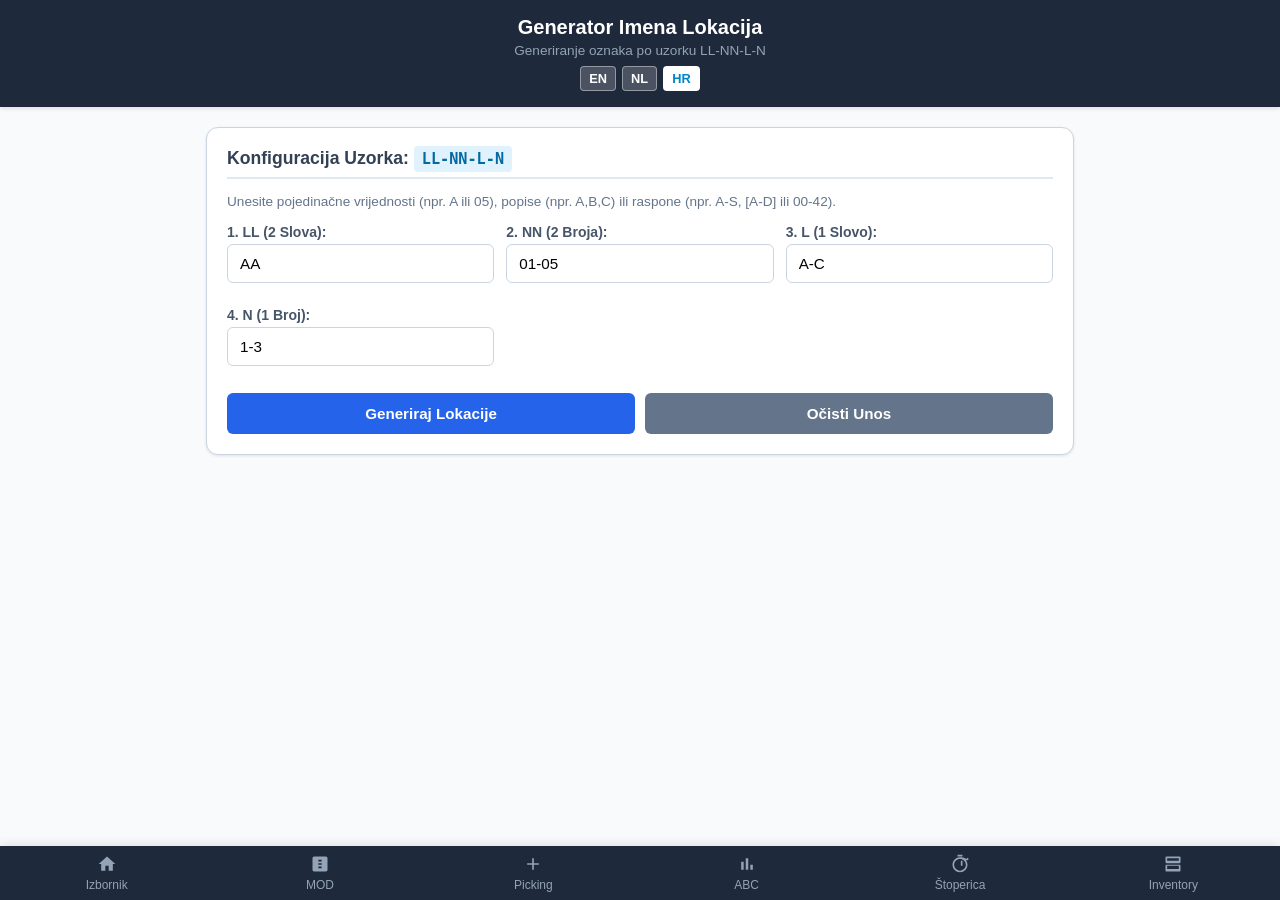
<file: locations.html>
<!DOCTYPE html>
<html lang="hr">
<head>
    <meta charset="UTF-8">
    <meta name="viewport" content="width=device-width, initial-scale=1.0">
    <title>Generator Lokacija</title>
    <link rel="stylesheet" href="style.css">
    <script src="xlsx.full.min.js"></script>
    <style>
        .gen-grid {
            display: grid;
            grid-template-columns: repeat(auto-fit, minmax(200px, 1fr));
            gap: 12px;
            margin-bottom: 15px;
        }
        .pattern-badge {
            background: #e0f2fe;
            color: #0369a1;
            padding: 4px 8px;
            border-radius: 4px;
            font-weight: bold;
            font-family: monospace;
            font-size: 0.95rem;
        }
        /* Osiguravanje normalnog prikaza navigacije bez višak odmaknute trake */
        .nav-bar {
            position: fixed !important;
            bottom: 0 !important;
            left: 0;
            right: 0;
            z-index: 1000 !important;
        }
        body {
            padding-bottom: 70px !important;
        }
        .lang-switcher {
            display: flex;
            gap: 6px;
            justify-content: center;
            margin-top: 8px;
        }
        .lang-btn {
            background: rgba(255, 255, 255, 0.2);
            border: 1px solid rgba(255, 255, 255, 0.4);
            color: white;
            padding: 4px 8px;
            border-radius: 4px;
            font-weight: bold;
            cursor: pointer;
            font-size: 0.8rem;
        }
        .lang-btn.active {
            background: #ffffff;
            color: #0284c7;
        }
    </style>
</head>
<body>
    <header>
        <div class="header-title">
            <h1 data-i18n="gen_header">Generator Imena Lokacija</h1>
            <p data-i18n="gen_sub">Generiranje oznaka po uzorku LL-NN-L-N</p>
        </div>
        <div class="lang-switcher">
            <button class="lang-btn" onclick="setLanguage('en')">EN</button>
            <button class="lang-btn" onclick="setLanguage('nl')">NL</button>
            <button class="lang-btn" onclick="setLanguage('hr')">HR</button>
        </div>
    </header>

    <div class="container">
        <!-- Input Form Card -->
        <div class="card">
            <h2>
                <span data-i18n="gen_config">Konfiguracija Uzorka:</span> 
                <span class="pattern-badge">LL-NN-L-N</span>
            </h2>
            <p style="font-size:0.85rem; color:#64748b; margin-bottom:15px;" data-i18n="gen_instructions">
                Unesite pojedinačne vrijednosti (npr. A ili 05), popise (npr. A,B,C) ili raspone (npr. A-S, [A-D] ili 00-42).
            </p>

            <div class="gen-grid">
                <div class="form-group">
                    <label for="inputLL" data-i18n="lbl_ll">1. LL (2 Slova):</label>
                    <input type="text" id="inputLL" placeholder="npr. AA,AB ili AA-AC" value="AA">
                </div>
                <div class="form-group">
                    <label for="inputNN" data-i18n="lbl_nn">2. NN (2 Broja):</label>
                    <input type="text" id="inputNN" placeholder="npr. 01-10 ili 01,05" value="01-05">
                </div>
                <div class="form-group">
                    <label for="inputL" data-i18n="lbl_l">3. L (1 Slovo):</label>
                    <input type="text" id="inputL" placeholder="npr. A-S ili A,B" value="A-C">
                </div>
                <div class="form-group">
                    <label for="inputN" data-i18n="lbl_n">4. N (1 Broj):</label>
                    <input type="text" id="inputN" placeholder="npr. 1-5 ili 1,2" value="1-3">
                </div>
            </div>

            <div class="btn-group">
                <button class="btn btn-primary" onclick="generateLocations()" data-i18n="btn_generate">Generiraj Lokacije</button>
                <button class="btn btn-secondary" onclick="clearInputs()" data-i18n="btn_clear_input">Očisti Unos</button>
            </div>
        </div>

        <!-- Results Card -->
        <div class="card" id="resultsCard" style="display:none;">
            <h2><span data-i18n="gen_results">Generirane Lokacije</span> (<span id="locCount">0</span>)</h2>
            
            <div class="btn-group" style="margin-bottom:15px;">
                <button class="btn btn-primary" onclick="exportToExcel()" data-i18n="btn_export_excel">Preuzmi Excel</button>
                <button class="btn btn-secondary" onclick="copyToClipboard()" data-i18n="btn_copy">Kopiraj Popis</button>
            </div>

            <table id="locTable">
                <thead>
                    <tr>
                        <th>#</th>
                        <th data-i18n="col_loc_code">Generirana Oznaka Lokacije</th>
                    </tr>
                </thead>
                <tbody></tbody>
            </table>
        </div>
    </div>

    <!-- Navigation Bar -->
    <nav class="nav-bar">
        <a href="index.html" class="nav-item">
            <svg viewBox="0 0 24 24"><path d="M10 20v-6h4v6h5v-8h3L12 3 2 12h3v8z"/></svg>
            <span data-i18n="nav_menu">Izbornik</span>
        </a>
        <a href="mod.html" class="nav-item">
            <svg viewBox="0 0 24 24"><path d="M19 3H5c-1.1 0-2 .9-2 2v14c0 1.1.9 2 2 2h14c1.1 0 2-.9 2-2V5c0-1.1-.9-2-2-2zm-5 14h-4v-2h4v2zm0-4h-4v-2h4v2zm0-4h-4V7h4v2z"/></svg>
            MOD
        </a>
        <a href="picking.html" class="nav-item">
            <svg viewBox="0 0 24 24"><path d="M19 13h-6v6h-2v-6H5v-2h6V5h2v6h6v2z"/></svg>
            Picking
        </a>
        <a href="abc.html" class="nav-item">
            <svg viewBox="0 0 24 24"><path d="M5 9.2h3V19H5zM10.5 5h3v14h-3zM16 13h3v6h-3z"/></svg>
            ABC
        </a>
        <a href="stopwatch.html" class="nav-item">
            <svg viewBox="0 0 24 24"><path d="M15 1H9v2h6V1zm-2 13h2V8h-2v6zm8.03-6.61l1.42-1.42c-.43-.51-.9-.99-1.41-1.41l-1.42 1.42A8.962 8.962 0 0012 4c-4.97 0-9 4.03-9 9s4.03 9 9 9 9-4.03 9-9c0-2.12-.74-4.07-1.97-5.61zM12 20c-3.87 0-7-3.13-7-7s3.13-7 7-7 7 3.13 7 7-3.13 7-7 7z"/></svg>
            <span data-i18n="nav_timer">Štoperica</span>
        </a>
        <a href="inventory.html" class="nav-item">
            <svg viewBox="0 0 24 24"><path d="M20 13H4c-.55 0-1 .45-1 1v6c0 .55.45 1 1 1h16c.55 0 1-.45 1-1v-6c0-.55-.45-1-1-1zm-1 5H5v-4h14v4zM20 3H4c-.55 0-1 .45-1 1v6c0 .55.45 1 1 1h16c.55 0 1-.45 1-1V4c0-.55-.45-1-1-1zm-1 5H5V5h14v3z"/></svg>
            Inventory
        </a>
    </nav>

    <script>
        const i18nData = {
            en: {
                gen_header: "Location Name Generator", gen_sub: "Generate location tags using LL-NN-L-N pattern",
                gen_config: "Pattern Format:", gen_instructions: "Enter single values (e.g. A or 05), comma-separated lists (A,B), or ranges (e.g. A-S, [A-D] or 00-42).",
                lbl_ll: "1. LL (2 Letters):", lbl_nn: "2. NN (2 Numbers):", lbl_l: "3. L (1 Letter):", lbl_n: "4. N (1 Number):",
                btn_generate: "Generate Locations", btn_clear_input: "Clear Inputs", gen_results: "Generated Locations",
                btn_export_excel: "Export Excel", btn_copy: "Copy List", col_loc_code: "Location Tag",
                nav_menu: "Menu", nav_timer: "Timer", msg_copied: "Locations copied to clipboard!", msg_fill: "Please fill in all fields correctly."
            },
            nl: {
                gen_header: "Locatienaam Generator", gen_sub: "Genereer locaties volgens het patroon LL-NN-L-N",
                gen_config: "Patroonformaat:", gen_instructions: "Voer enkele waarden in (bijv. A of 05), lijsten (A,B) of bereiken in (bijv. A-S, [A-D] of 00-42).",
                lbl_ll: "1. LL (2 Letters):", lbl_nn: "2. NN (2 Cijfers):", lbl_l: "3. L (1 Letter):", lbl_n: "4. N (1 Cijfer):",
                btn_generate: "Genereer Locaties", btn_clear_input: "Invoer Wissen", gen_results: "Gegenereerde Locaties",
                btn_export_excel: "Exporteer Excel", btn_copy: "Kopieer Lijst", col_loc_code: "Locatiecode",
                nav_menu: "Menu", nav_timer: "Timer", msg_copied: "Locaties gekopieerd naar klembord!", msg_fill: "Vul alle velden correct in."
            },
            hr: {
                gen_header: "Generator Imena Lokacija", gen_sub: "Generiranje oznaka po uzorku LL-NN-L-N",
                gen_config: "Konfiguracija Uzorka:", gen_instructions: "Unesite pojedinačne vrijednosti (npr. A ili 05), popise (npr. A,B,C) ili raspone (npr. A-S, [A-D] ili 00-42).",
                lbl_ll: "1. LL (2 Slova):", lbl_nn: "2. NN (2 Broja):", lbl_l: "3. L (1 Slovo):", lbl_n: "4. N (1 Broj):",
                btn_generate: "Generiraj Lokacije", btn_clear_input: "Očisti Unos", gen_results: "Generirane Lokacije",
                btn_export_excel: "Preuzmi Excel", btn_copy: "Kopiraj Popis", col_loc_code: "Generirana Oznaka Lokacije",
                nav_menu: "Izbornik", nav_timer: "Štoperica", msg_copied: "Lokacije su kopirane u međuspremnik!", msg_fill: "Molimo popunite sva polja ispravnim formatom."
            }
        };

        let currentLang = localStorage.getItem('appLang') || sessionStorage.getItem('appLang') || 'hr';
        let generatedList = [];

        function setLanguage(lang) {
            currentLang = lang;
            localStorage.setItem('appLang', lang);
            sessionStorage.setItem('appLang', lang);

            const btns = document.querySelectorAll('.lang-btn');
            btns.forEach(b => b.classList.remove('active'));
            if(lang === 'en') btns[0]?.classList.add('active');
            if(lang === 'nl') btns[1]?.classList.add('active');
            if(lang === 'hr') btns[2]?.classList.add('active');

            document.querySelectorAll('[data-i18n]').forEach(el => {
                const key = el.getAttribute('data-i18n');
                if (i18nData[lang] && i18nData[lang][key]) el.innerText = i18nData[lang][key];
            });
        }

        // Poboljšani algoritam za raščlanjivanje raspona (npr. A-S, 01-42, [A-D])
        function parseRangeInput(inputStr, isNumeric) {
            let str = inputStr.trim().toUpperCase();
            if (!str) return [];

            // Uklanjanje uglatih zagrada ako ih je korisnik stavio ([A-S] -> A-S)
            str = str.replace(/^\[\vert{}\]$/g, '');

            let result = [];
            let parts = str.split(',').map(p => p.trim());

            parts.forEach(part => {
                if (part.includes('-')) {
                    let [start, end] = part.split('-').map(s => s.trim());
                    
                    // Slučaj 1: Brojčani raspon (npr. 1-5 ili 01-42)
                    if (isNumeric || (!isNaN(start) && !isNaN(end))) {
                        let numStart = parseInt(start, 10);
                        let numEnd = parseInt(end, 10);
                        let padLen = Math.max(start.length, end.length);

                        if (!isNaN(numStart) && !isNaN(numEnd)) {
                            let min = Math.min(numStart, numEnd);
                            let max = Math.max(numStart, numEnd);
                            for (let i = min; i <= max; i++) {
                                result.push(String(i).padStart(padLen, '0'));
                            }
                        }
                    } 
                    // Slučaj 2: Slovni raspon (npr. A-S ili AA-AC)
                    else if (start.length === end.length) {
                        if (start.length === 1) {
                            let charStart = start.charCodeAt(0);
                            let charEnd = end.charCodeAt(0);
                            let min = Math.min(charStart, charEnd);
                            let max = Math.max(charStart, charEnd);
                            for (let i = min; i <= max; i++) {
                                result.push(String.fromCharCode(i));
                            }
                        } else if (start.length === 2) {
                            let prefix = start.charAt(0);
                            let charStart = start.charCodeAt(1);
                            let charEnd = end.charCodeAt(1);
                            let min = Math.min(charStart, charEnd);
                            let max = Math.max(charStart, charEnd);
                            for (let i = min; i <= max; i++) {
                                result.push(prefix + String.fromCharCode(i));
                            }
                        }
                    } else {
                        result.push(part);
                    }
                } else {
                    if (part) result.push(part);
                }
            });

            return result;
        }

        function generateLocations() {
            let llList = parseRangeInput(document.getElementById('inputLL').value, false);
            let nnList = parseRangeInput(document.getElementById('inputNN').value, true);
            let lList  = parseRangeInput(document.getElementById('inputL').value, false);
            let nList  = parseRangeInput(document.getElementById('inputN').value, true);

            if (llList.length === 0 || nnList.length === 0 || lList.length === 0 || nList.length === 0) {
                alert(i18nData[currentLang].msg_fill);
                return;
            }

            generatedList = [];

            // Generiranje kombinacija LL-NN-L-N
            llList.forEach(ll => {
                nnList.forEach(nn => {
                    lList.forEach(l => {
                        nList.forEach(n => {
                            generatedList.push(`${ll}-${nn}-${l}-${n}`);
                        });
                    });
                });
            });

            renderResults();
        }

        function renderResults() {
            document.getElementById('resultsCard').style.display = 'block';
            document.getElementById('locCount').innerText = generatedList.length;

            const tbody = document.querySelector('#locTable tbody');
            tbody.innerHTML = '';

            generatedList.forEach((code, idx) => {
                const tr = document.createElement('tr');
                tr.innerHTML = `
                    <td>${idx + 1}</td>
                    <td><strong style="color:var(--primary); font-family:monospace; font-size:1rem;">${code}</strong></td>
                `;
                tbody.appendChild(tr);
            });
        }

        function clearInputs() {
            document.getElementById('inputLL').value = '';
            document.getElementById('inputNN').value = '';
            document.getElementById('inputL').value = '';
            document.getElementById('inputN').value = '';
            document.getElementById('resultsCard').style.display = 'none';
            generatedList = [];
        }

        function exportToExcel() {
            if (generatedList.length === 0) return;
            const excelData = generatedList.map(code => ({ "Oznaka Lokacije": code }));
            const ws = XLSX.utils.json_to_sheet(excelData);
            const wb = XLSX.utils.book_new();
            XLSX.utils.book_append_sheet(wb, ws, "Lokacije");
            XLSX.writeFile(wb, "lokacije_generator.xlsx");
        }

        function copyToClipboard() {
            if (generatedList.length === 0) return;
            let text = generatedList.join('\n');
            navigator.clipboard.writeText(text).then(() => {
                alert(i18nData[currentLang].msg_copied);
            });
        }

        document.addEventListener('DOMContentLoaded', () => {
            setLanguage(currentLang);
        });
    </script>
</body>
</html>
</file>
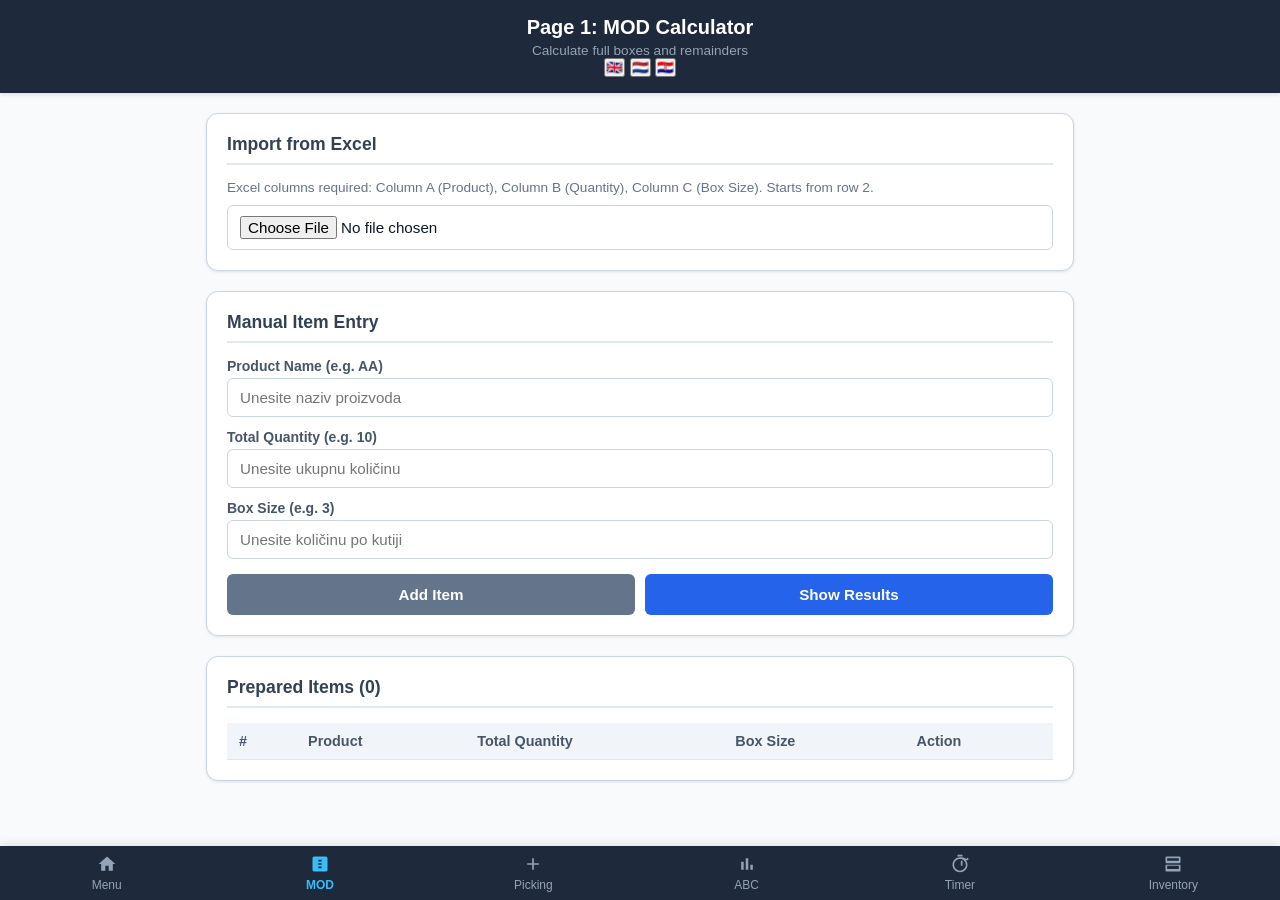
<file: mod.html>
<!DOCTYPE html>
<html lang="hr">
<head>
    <meta charset="UTF-8">
    <meta name="viewport" content="width=device-width, initial-scale=1.0">
    <title>MOD - Kalkulator Ostataka</title>
    <link rel="stylesheet" href="style.css">
    <script src="xlsx.full.min.js"></script>
</head>
<body>
    <header>
        <div class="header-title">
            <h1 data-i18n="mod_header">Stranica 1: MOD Kalkulator</h1>
            <p data-i18n="mod_sub">Izračun punih kutija i ostataka</p>
        </div>
        <div class="lang-switcher">
            <button class="lang-btn" onclick="setLanguage('en')" title="English">🇬🇧</button>
            <button class="lang-btn" onclick="setLanguage('nl')" title="Nederlands">🇳🇱</button>
            <button class="lang-btn" onclick="setLanguage('hr')" title="Hrvatski">🇭🇷</button>
        </div>
    </header>

    <div class="container">
        <!-- Excel Upload Card -->
        <div class="card">
            <h2 data-i18n="excel_title">Uvoz iz Excel tablice</h2>
            <p style="font-size:0.85rem; color:#64748b; margin-bottom:10px;" data-i18n="excel_desc">
                Excel mora sadržavati stupce: Stupac A (Proizvod), Stupac B (Količina), Stupac C (Količina po kutiji). Obrada počinje od drugog reda.
            </p>
            <input type="file" id="excelFile" accept=".xlsx, .xls, .csv">
        </div>

        <!-- Manual Entry Card -->
        <div class="card">
            <h2 data-i18n="manual_title">Ručni unos stavke</h2>
            <div class="form-group">
                <label for="prodName" data-i18n="lbl_prod_name">Naziv proizvoda (npr. AA)</label>
                <input type="text" id="prodName" placeholder="Unesite naziv proizvoda">
            </div>
            <div class="form-group">
                <label for="prodQty" data-i18n="lbl_total_qty">Ukupna količina (npr. 10)</label>
                <input type="number" id="prodQty" min="0" placeholder="Unesite ukupnu količinu">
            </div>
            <div class="form-group">
                <label for="boxQty" data-i18n="lbl_box_qty">Količina po kutiji (npr. 3)</label>
                <input type="number" id="boxQty" min="1" placeholder="Unesite količinu po kutiji">
            </div>

            <div class="btn-group">
                <button class="btn btn-secondary" onclick="addManualEntry()" data-i18n="btn_add">Novi unos</button>
                <button class="btn btn-primary" onclick="processAndShowResults()" data-i18n="btn_show">Prikaži rezultate</button>
            </div>
        </div>

        <!-- Buffer Table -->
        <div class="card">
            <h2><span data-i18n="prepared_entries">Pripremljene stavke</span> (<span id="entryCount">0</span>)</h2>
            <table id="bufferTable">
                <thead>
                    <tr>
                        <th>#</th>
                        <th data-i18n="col_prod">Proizvod</th>
                        <th data-i18n="col_total">Ukupna količina</th>
                        <th data-i18n="col_box">Količina po kutiji</th>
                        <th data-i18n="col_action">Akcija</th>
                    </tr>
                </thead>
                <tbody></tbody>
            </table>
        </div>
    </div>

    <!-- Results Modal Window -->
    <div id="resultModal" class="modal-overlay">
        <div class="modal-content">
            <h2 data-i18n="modal_results">Rezultati Obrade MOD</h2>
            <table id="resultsTable">
                <thead>
                    <tr>
                        <th data-i18n="col_prod">Proizvod</th>
                        <th data-i18n="col_total">Ukupna količina</th>
                        <th data-i18n="col_full">Broj punih kutija</th>
                        <th data-i18n="col_rem">Ostatak</th>
                    </tr>
                </thead>
                <tbody></tbody>
            </table>
            <div class="btn-group" style="margin-top:20px;">
                <button class="btn btn-secondary" onclick="closeModal()" data-i18n="btn_close">Zatvori</button>
                <button class="btn btn-danger" onclick="clearAllData()" data-i18n="btn_clear">Očisti sve podatke</button>
            </div>
        </div>
    </div>

    <!-- Navigation Bar -->
    <nav class="nav-bar">
        <a href="index.html" class="nav-item">
            <svg viewBox="0 0 24 24"><path d="M10 20v-6h4v6h5v-8h3L12 3 2 12h3v8z"/></svg>
            <span data-i18n="nav_menu">Izbornik</span>
        </a>
        <a href="mod.html" class="nav-item active">
            <svg viewBox="0 0 24 24"><path d="M19 3H5c-1.1 0-2 .9-2 2v14c0 1.1.9 2 2 2h14c1.1 0 2-.9 2-2V5c0-1.1-.9-2-2-2zm-5 14h-4v-2h4v2zm0-4h-4v-2h4v2zm0-4h-4V7h4v2z"/></svg>
            MOD
        </a>
        <a href="picking.html" class="nav-item">
            <svg viewBox="0 0 24 24"><path d="M19 13h-6v6h-2v-6H5v-2h6V5h2v6h6v2z"/></svg>
            Picking
        </a>
        <a href="abc.html" class="nav-item">
            <svg viewBox="0 0 24 24"><path d="M5 9.2h3V19H5zM10.5 5h3v14h-3zM16 13h3v6h-3z"/></svg>
            ABC
        </a>
        <a href="stopwatch.html" class="nav-item">
            <svg viewBox="0 0 24 24"><path d="M15 1H9v2h6V1zm-2 13h2V8h-2v6zm8.03-6.61l1.42-1.42c-.43-.51-.9-.99-1.41-1.41l-1.42 1.42A8.962 8.962 0 0012 4c-4.97 0-9 4.03-9 9s4.03 9 9 9 9-4.03 9-9c0-2.12-.74-4.07-1.97-5.61zM12 20c-3.87 0-7-3.13-7-7s3.13-7 7-7 7 3.13 7 7-3.13 7-7 7z"/></svg>
            <span data-i18n="nav_timer">Štoperica</span>
        </a>
        <a href="inventory.html" class="nav-item">
            <svg viewBox="0 0 24 24"><path d="M20 13H4c-.55 0-1 .45-1 1v6c0 .55.45 1 1 1h16c.55 0 1-.45 1-1v-6c0-.55-.45-1-1-1zm-1 5H5v-4h14v4zM20 3H4c-.55 0-1 .45-1 1v6c0 .55.45 1 1 1h16c.55 0 1-.45 1-1V4c0-.55-.45-1-1-1zm-1 5H5V5h14v3z"/></svg>
            Inventory
        </a>
    </nav>

    <script>
        const i18nData = {
            en: {
                mod_header: "Page 1: MOD Calculator", mod_sub: "Calculate full boxes and remainders",
                excel_title: "Import from Excel", excel_desc: "Excel columns required: Column A (Product), Column B (Quantity), Column C (Box Size). Starts from row 2.",
                manual_title: "Manual Item Entry", lbl_prod_name: "Product Name (e.g. AA)", lbl_total_qty: "Total Quantity (e.g. 10)", lbl_box_qty: "Box Size (e.g. 3)",
                btn_add: "Add Item", btn_show: "Show Results", prepared_entries: "Prepared Items", col_prod: "Product", col_total: "Total Quantity", col_box: "Box Size", col_action: "Action",
                modal_results: "MOD Processing Results", col_full: "Full Boxes", col_rem: "Remainder", btn_close: "Close", btn_clear: "Clear All Data", nav_menu: "Menu", nav_timer: "Timer"
            },
            nl: {
                mod_header: "Pagina 1: MOD Calculator", mod_sub: "Bereken volle dozen en restanten",
                excel_title: "Importeren uit Excel", excel_desc: "Excel-kolommen vereist: Kolom A (Product), Kolom B (Aantal), Kolom C (Doosgrootte). Begint vanaf rij 2.",
                manual_title: "Handmatige Invoer", lbl_prod_name: "Productnaam (bijv. AA)", lbl_total_qty: "Totale Hoeveelheid (bijv. 10)", lbl_box_qty: "Doosgrootte (bijv. 3)",
                btn_add: "Toevoegen", btn_show: "Toon Resultaten", prepared_entries: "Voorbereide Items", col_prod: "Product", col_total: "Totale Hoeveelheid", col_box: "Doosgrootte", col_action: "Actie",
                modal_results: "MOD Verwerkingsresultaten", col_full: "Volle Dozen", col_rem: "Restant", btn_close: "Sluiten", btn_clear: "Wis Alle Gegevens", nav_menu: "Menu", nav_timer: "Timer"
            },
            hr: {
                mod_header: "Stranica 1: MOD Kalkulator", mod_sub: "Izračun punih kutija i ostataka",
                excel_title: "Uvoz iz Excel tablice", excel_desc: "Excel mora sadržavati stupce: Stupac A (Proizvod), Stupac B (Količina), Stupac C (Količina po kutiji). Obrada počinje od drugog reda.",
                manual_title: "Ručni unos stavke", lbl_prod_name: "Naziv proizvoda (npr. AA)", lbl_total_qty: "Ukupna količina (npr. 10)", lbl_box_qty: "Količina po kutiji (npr. 3)",
                btn_add: "Novi unos", btn_show: "Prikaži rezultate", prepared_entries: "Pripremljene stavke", col_prod: "Proizvod", col_total: "Ukupna količina", col_box: "Količina po kutiji", col_action: "Akcija",
                modal_results: "Rezultati Obrade MOD", col_full: "Broj punih kutija", col_rem: "Ostatak", btn_close: "Zatvori", btn_clear: "Očisti sve podatke", nav_menu: "Izbornik", nav_timer: "Štoperica"
            }
        };

        let currentLang = sessionStorage.getItem('appLang') || 'en';
        let modData = [];

        function setLanguage(lang) {
            currentLang = lang;
            sessionStorage.setItem('appLang', lang);

            const btns = document.querySelectorAll('.lang-btn');
            btns.forEach(b => b.classList.remove('active'));
            if(lang === 'en') btns[0]?.classList.add('active');
            if(lang === 'nl') btns[1]?.classList.add('active');
            if(lang === 'hr') btns[2]?.classList.add('active');

            document.querySelectorAll('[data-i18n]').forEach(el => {
                const key = el.getAttribute('data-i18n');
                if (i18nData[lang] && i18nData[lang][key]) el.innerText = i18nData[lang][key];
            });
        }

        document.getElementById('excelFile').addEventListener('change', handleExcelUpload);

        function handleExcelUpload(e) {
            const file = e.target.files[0];
            if (!file) return;

            const reader = new FileReader();
            reader.onload = function(evt) {
                const data = new Uint8Array(evt.target.result);
                const workbook = XLSX.read(data, {type: 'array'});
                const firstSheet = workbook.Sheets[workbook.SheetNames[0]];
                const rows = XLSX.utils.sheet_to_json(firstSheet, {header: 1});

                for (let i = 1; i < rows.length; i++) {
                    const row = rows[i];
                    if (row && row.length >= 3) {
                        const name = String(row[0]).trim();
                        const qty = parseInt(row[1]) || 0;
                        const boxQty = parseInt(row[2]) || 1;
                        if (name) modData.push({ name, qty, boxQty });
                    }
                }
                updateBufferTable();
            };
            reader.readAsArrayBuffer(file);
        }

        function addManualEntry() {
            const name = document.getElementById('prodName').value.trim();
            const qty = parseInt(document.getElementById('prodQty').value);
            const boxQty = parseInt(document.getElementById('boxQty').value);

            if (!name || isNaN(qty) || isNaN(boxQty) || boxQty <= 0) {
                alert('Molimo unesite ispravne podatke.');
                return;
            }

            modData.push({ name, qty, boxQty });
            document.getElementById('prodName').value = '';
            document.getElementById('prodQty').value = '';
            document.getElementById('boxQty').value = '';
            updateBufferTable();
        }

        function removeEntry(index) {
            modData.splice(index, 1);
            updateBufferTable();
        }

        function updateBufferTable() {
            const tbody = document.querySelector('#bufferTable tbody');
            tbody.innerHTML = '';
            document.getElementById('entryCount').innerText = modData.length;

            modData.forEach((item, index) => {
                const tr = document.createElement('tr');
                tr.innerHTML = `
                    <td>${index + 1}</td>
                    <td><strong>${item.name}</strong></td>
                    <td>${item.qty}</td>
                    <td>${item.boxQty}</td>
                    <td><button class="btn btn-danger" style="padding:4px 8px; font-size:0.75rem;" onclick="removeEntry(${index})">X</button></td>
                `;
                tbody.appendChild(tr);
            });
        }

        function processAndShowResults() {
            if (modData.length === 0) return;
            const tbody = document.querySelector('#resultsTable tbody');
            tbody.innerHTML = '';

            modData.forEach(item => {
                const fullBoxes = Math.floor(item.qty / item.boxQty);
                const remainder = item.qty % item.boxQty;

                const tr = document.createElement('tr');
                tr.innerHTML = `
                    <td><strong>${item.name}</strong></td>
                    <td>${item.qty}</td>
                    <td><span style="color:var(--success); font-weight:bold;">${fullBoxes}</span></td>
                    <td><span style="color:var(--danger); font-weight:bold;">${remainder}</span></td>
                `;
                tbody.appendChild(tr);
            });

            document.getElementById('resultModal').style.display = 'flex';
        }

        function closeModal() {
            document.getElementById('resultModal').style.display = 'none';
        }

        function clearAllData() {
            modData = [];
            updateBufferTable();
            closeModal();
        }

        document.addEventListener('DOMContentLoaded', () => setLanguage(currentLang));
    </script>
</body>
</html>
</file>
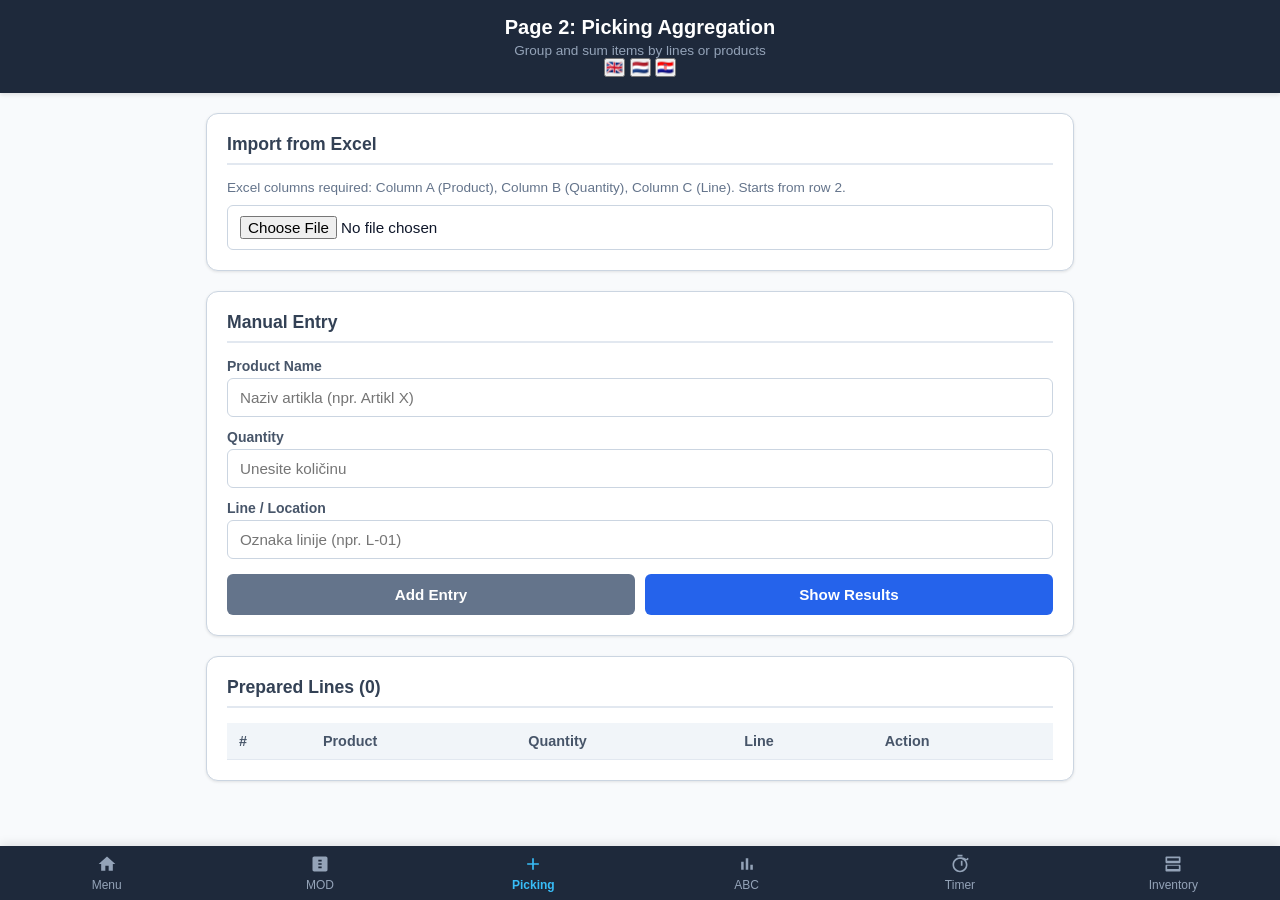
<file: picking.html>
<!DOCTYPE html>
<html lang="hr">
<head>
    <meta charset="UTF-8">
    <meta name="viewport" content="width=device-width, initial-scale=1.0">
    <title>Picking - Konsolidacija Linija</title>
    <link rel="stylesheet" href="style.css">
    <script src="xlsx.full.min.js"></script>
</head>
<body>
    <header>
        <div class="header-title">
            <h1 data-i18n="picking_header">Stranica 2: Picking Konsolidacija</h1>
            <p data-i18n="picking_sub">Grupiranje i zbrajanje artikala po linijama</p>
        </div>
        <div class="lang-switcher">
            <button class="lang-btn" onclick="setLanguage('en')" title="English">🇬🇧</button>
            <button class="lang-btn" onclick="setLanguage('nl')" title="Nederlands">🇳🇱</button>
            <button class="lang-btn" onclick="setLanguage('hr')" title="Hrvatski">🇭🇷</button>
        </div>
    </header>

    <div class="container">
        <!-- Excel Upload Card -->
        <div class="card">
            <h2 data-i18n="excel_title">Uvoz iz Excel tablice</h2>
            <p style="font-size:0.85rem; color:#64748b; margin-bottom:10px;" data-i18n="excel_picking_desc">
                Excel tablica mora sadržavati stupce: Stupac A (Proizvod), Stupac B (Količina), Stupac C (Linija). Obrada počinje od A2, B2, C2.
            </p>
            <input type="file" id="excelFile" accept=".xlsx, .xls, .csv">
        </div>

        <!-- Manual Entry Card -->
        <div class="card">
            <h2 data-i18n="manual_title">Ručni unos stavke</h2>
            <div class="form-group">
                <label for="prodName" data-i18n="lbl_prod_name">Proizvod</label>
                <input type="text" id="prodName" placeholder="Naziv artikla (npr. Artikl X)">
            </div>
            <div class="form-group">
                <label for="prodTotal" data-i18n="lbl_total_qty">Količina</label>
                <input type="number" id="prodTotal" min="1" placeholder="Unesite količinu">
            </div>
            <div class="form-group">
                <label for="prodLine" data-i18n="lbl_line">Linija / Lokacija</label>
                <input type="text" id="prodLine" placeholder="Oznaka linije (npr. L-01)">
            </div>

            <div class="btn-group">
                <button class="btn btn-secondary" onclick="addManualEntry()" data-i18n="btn_add">Novi unos</button>
                <button class="btn btn-primary" onclick="processAndShowResults()" data-i18n="btn_show">Prikaži rezultate</button>
            </div>
        </div>

        <!-- Buffer Table -->
        <div class="card">
            <h2><span data-i18n="prepared_lines">Pripremljene linije</span> (<span id="entryCount">0</span>)</h2>
            <table id="bufferTable">
                <thead>
                    <tr>
                        <th>#</th>
                        <th data-i18n="col_prod">Proizvod</th>
                        <th data-i18n="col_total">Količina</th>
                        <th data-i18n="col_line">Linija</th>
                        <th data-i18n="col_action">Akcija</th>
                    </tr>
                </thead>
                <tbody></tbody>
            </table>
        </div>
    </div>

    <!-- Results Modal -->
    <div id="resultModal" class="modal-overlay">
        <div class="modal-content">
            <h2 data-i18n="modal_picking_results">Konsolidirani Picking Rezultati</h2>
            
            <div class="flex-row" style="flex-wrap:wrap; gap:10px; margin-top:10px;">
                <div class="form-group flex-1">
                    <label for="groupBy" data-i18n="lbl_group_by">Način Zbrajanja (Grupiranje):</label>
                    <select id="groupBy" onchange="recalculateResults()">
                        <option value="line" data-i18n="opt_by_line">Zbroji po Liniji (Ukupno za liniju)</option>
                        <option value="product" data-i18n="opt_by_product">Zbroji po Proizvodu (Ukupno za ime)</option>
                        <option value="both" data-i18n="opt_by_both">Zbroji po Proizvodu i Liniji</option>
                    </select>
                </div>

                <div class="form-group flex-1">
                    <label for="sortBy" data-i18n="lbl_sort_by">Sortiraj rezultate po:</label>
                    <select id="sortBy" onchange="renderResults()">
                        <option value="total" data-i18n="opt_sort_qty">Ukupna Količina (Silazno)</option>
                        <option value="name" data-i18n="opt_sort_name">Naziv / Linija (Abecedno)</option>
                    </select>
                </div>
            </div>

            <table id="resultsTable">
                <thead id="resultsHead"></thead>
                <tbody id="resultsBody"></tbody>
            </table>

            <div class="btn-group" style="margin-top:20px;">
                <button class="btn btn-secondary" onclick="closeModal()" data-i18n="btn_close">Zatvori</button>
                <button class="btn btn-danger" onclick="clearAllData()" data-i18n="btn_clear">Očisti podatke</button>
            </div>
        </div>
    </div>

    <!-- Navigation Bar -->
    <nav class="nav-bar">
        <a href="index.html" class="nav-item">
            <svg viewBox="0 0 24 24"><path d="M10 20v-6h4v6h5v-8h3L12 3 2 12h3v8z"/></svg>
            <span data-i18n="nav_menu">Izbornik</span>
        </a>
        <a href="mod.html" class="nav-item">
            <svg viewBox="0 0 24 24"><path d="M19 3H5c-1.1 0-2 .9-2 2v14c0 1.1.9 2 2 2h14c1.1 0 2-.9 2-2V5c0-1.1-.9-2-2-2zm-5 14h-4v-2h4v2zm0-4h-4v-2h4v2zm0-4h-4V7h4v2z"/></svg>
            MOD
        </a>
        <a href="picking.html" class="nav-item active">
            <svg viewBox="0 0 24 24"><path d="M19 13h-6v6h-2v-6H5v-2h6V5h2v6h6v2z"/></svg>
            Picking
        </a>
        <a href="abc.html" class="nav-item">
            <svg viewBox="0 0 24 24"><path d="M5 9.2h3V19H5zM10.5 5h3v14h-3zM16 13h3v6h-3z"/></svg>
            ABC
        </a>
        <a href="stopwatch.html" class="nav-item">
            <svg viewBox="0 0 24 24"><path d="M15 1H9v2h6V1zm-2 13h2V8h-2v6zm8.03-6.61l1.42-1.42c-.43-.51-.9-.99-1.41-1.41l-1.42 1.42A8.962 8.962 0 0012 4c-4.97 0-9 4.03-9 9s4.03 9 9 9 9-4.03 9-9c0-2.12-.74-4.07-1.97-5.61zM12 20c-3.87 0-7-3.13-7-7s3.13-7 7-7 7 3.13 7 7-3.13 7-7 7z"/></svg>
            <span data-i18n="nav_timer">Štoperica</span>
        </a>
        <a href="inventory.html" class="nav-item">
            <svg viewBox="0 0 24 24"><path d="M20 13H4c-.55 0-1 .45-1 1v6c0 .55.45 1 1 1h16c.55 0 1-.45 1-1v-6c0-.55-.45-1-1-1zm-1 5H5v-4h14v4zM20 3H4c-.55 0-1 .45-1 1v6c0 .55.45 1 1 1h16c.55 0 1-.45 1-1V4c0-.55-.45-1-1-1zm-1 5H5V5h14v3z"/></svg>
            Inventory
        </a>
    </nav>

    <script>
        const i18nData = {
            en: {
                picking_header: "Page 2: Picking Aggregation", picking_sub: "Group and sum items by lines or products",
                excel_title: "Import from Excel", excel_picking_desc: "Excel columns required: Column A (Product), Column B (Quantity), Column C (Line). Starts from row 2.",
                manual_title: "Manual Entry", lbl_prod_name: "Product Name", lbl_total_qty: "Quantity", lbl_line: "Line / Location",
                btn_add: "Add Entry", btn_show: "Show Results", prepared_lines: "Prepared Lines", col_prod: "Product", col_total: "Quantity", col_line: "Line", col_action: "Action",
                modal_picking_results: "Consolidated Picking Results", lbl_group_by: "Grouping Mode:", opt_by_line: "Sum by Line", opt_by_product: "Sum by Product", opt_by_both: "Sum by Product & Line",
                lbl_sort_by: "Sort Results:", opt_sort_qty: "Quantity (High to Low)", opt_sort_name: "Name / Line (A-Z)", btn_close: "Close", btn_clear: "Clear Data", nav_menu: "Menu", nav_timer: "Timer"
            },
            nl: {
                picking_header: "Pagina 2: Picking Aggregatie", picking_sub: "Groepeer en som artikelen per regel",
                excel_title: "Importeren uit Excel", excel_picking_desc: "Excel-kolommen vereist: Kolom A (Product), Kolom B (Aantal), Kolom C (Regel). Begint vanaf rij 2.",
                manual_title: "Handmatige Invoer", lbl_prod_name: "Productnaam", lbl_total_qty: "Aantal", lbl_line: "Regel / Locatie",
                btn_add: "Toevoegen", btn_show: "Toon Resultaten", prepared_lines: "Voorbereide Regels", col_prod: "Product", col_total: "Aantal", col_line: "Regel", col_action: "Actie",
                modal_picking_results: "Geconsolideerde Picking Resultaten", lbl_group_by: "Groepeer op:", opt_by_line: "Som per Regel", opt_by_product: "Som per Product", opt_by_both: "Som per Product & Regel",
                lbl_sort_by: "Sorteren op:", opt_sort_qty: "Aantal (Hoog naar Laag)", opt_sort_name: "Naam / Regel (A-Z)", btn_close: "Sluiten", btn_clear: "Wis Gegevens", nav_menu: "Menu", nav_timer: "Timer"
            },
            hr: {
                picking_header: "Stranica 2: Picking Konsolidacija", picking_sub: "Grupiranje i zbrajanje artikala po linijama",
                excel_title: "Uvoz iz Excel tablice", excel_picking_desc: "Excel tablica mora sadržavati stupce: Stupac A (Proizvod), Stupac B (Količina), Stupac C (Linija). Obrada počinje od drugog reda.",
                manual_title: "Ručni unos stavke", lbl_prod_name: "Proizvod", lbl_total_qty: "Količina", lbl_line: "Linija / Lokacija",
                btn_add: "Novi unos", btn_show: "Prikaži rezultate", prepared_lines: "Pripremljene linije", col_prod: "Proizvod", col_total: "Količina", col_line: "Linija", col_action: "Akcija",
                modal_picking_results: "Konsolidirani Picking Rezultati", lbl_group_by: "Način Zbrajanja:", opt_by_line: "Zbroji po Liniji", opt_by_product: "Zbroji po Proizvodu", opt_by_both: "Zbroji po Proizvodu i Liniji",
                lbl_sort_by: "Sortiraj rezultate po:", opt_sort_qty: "Ukupna Količina (Silazno)", opt_sort_name: "Naziv / Linija (Abecedno)", btn_close: "Zatvori", btn_clear: "Očisti podatke", nav_menu: "Izbornik", nav_timer: "Štoperica"
            }
        };

        let currentLang = sessionStorage.getItem('appLang') || 'en';
        let rawEntries = [], aggregatedResults = [];

        function setLanguage(lang) {
            currentLang = lang;
            sessionStorage.setItem('appLang', lang);
            const btns = document.querySelectorAll('.lang-btn');
            btns.forEach(b => b.classList.remove('active'));
            if(lang === 'en') btns[0]?.classList.add('active');
            if(lang === 'nl') btns[1]?.classList.add('active');
            if(lang === 'hr') btns[2]?.classList.add('active');

            document.querySelectorAll('[data-i18n]').forEach(el => {
                const key = el.getAttribute('data-i18n');
                if (i18nData[lang] && i18nData[lang][key]) el.innerText = i18nData[lang][key];
            });
        }

        document.getElementById('excelFile').addEventListener('change', function(e) {
            const file = e.target.files[0]; if (!file) return;
            const reader = new FileReader();
            reader.onload = function(evt) {
                const rows = XLSX.utils.sheet_to_json(XLSX.read(new Uint8Array(evt.target.result), {type: 'array'}).Sheets[XLSX.read(new Uint8Array(evt.target.result), {type: 'array'}).SheetNames[0]], {header: 1});
                for (let i = 1; i < rows.length; i++) {
                    const r = rows[i];
                    if (r && r.length >= 3 && String(r[0]).trim() && String(r[2]).trim()) {
                        rawEntries.push({ product: String(r[0]).trim(), total: parseInt(r[1]) || 0, line: String(r[2]).trim() });
                    }
                }
                updateBufferTable();
            };
            reader.readAsArrayBuffer(file);
        });

        function addManualEntry() {
            const product = document.getElementById('prodName').value.trim();
            const total = parseInt(document.getElementById('prodTotal').value);
            const line = document.getElementById('prodLine').value.trim();
            if (!product || isNaN(total) || !line) return alert('Popunite sva polja.');
            rawEntries.push({ product, total, line });
            document.getElementById('prodName').value = ''; document.getElementById('prodTotal').value = ''; document.getElementById('prodLine').value = '';
            updateBufferTable();
        }

        function removeEntry(idx) { rawEntries.splice(idx, 1); updateBufferTable(); }

        function updateBufferTable() {
            const tbody = document.querySelector('#bufferTable tbody'); tbody.innerHTML = '';
            document.getElementById('entryCount').innerText = rawEntries.length;
            rawEntries.forEach((item, index) => {
                const tr = document.createElement('tr');
                tr.innerHTML = `<td>${index + 1}</td><td><strong>${item.product}</strong></td><td>${item.total}</td><td>${item.line}</td><td><button class="btn btn-danger" style="padding:4px 8px; font-size:0.75rem;" onclick="removeEntry(${index})">X</button></td>`;
                tbody.appendChild(tr);
            });
        }

        function processAndShowResults() { if (rawEntries.length === 0) return; recalculateResults(); document.getElementById('resultModal').style.display = 'flex'; }
        function closeModal() { document.getElementById('resultModal').style.display = 'none'; }
        function clearAllData() { rawEntries = []; aggregatedResults = []; updateBufferTable(); closeModal(); }

        function recalculateResults() {
            const mode = document.getElementById('groupBy').value, map = new Map();
            rawEntries.forEach(item => {
                let key = mode === 'line' ? item.line.toUpperCase() : (mode === 'product' ? item.product.toUpperCase() : `${item.product.toUpperCase()}__${item.line.toUpperCase()}`);
                if (!map.has(key)) map.set(key, { label: mode === 'line' ? item.line : item.product, product: item.product, line: item.line, total: 0 });
                map.get(key).total += item.total;
            });
            aggregatedResults = Array.from(map.values()); renderResults();
        }

        function renderResults() {
            const sortBy = document.getElementById('sortBy').value, mode = document.getElementById('groupBy').value;
            aggregatedResults.sort((a, b) => sortBy === 'total' ? b.total - a.total : (a.label||a.product).localeCompare(b.label||b.product));
            const tbody = document.getElementById('resultsBody'); tbody.innerHTML = '';
            document.getElementById('resultsHead').innerHTML = mode === 'both' ? `<tr><th>${i18nData[currentLang].col_prod}</th><th>${i18nData[currentLang].col_line}</th><th>${i18nData[currentLang].col_total}</th></tr>` : `<tr><th>${mode === 'line' ? i18nData[currentLang].col_line : i18nData[currentLang].col_prod}</th><th>${i18nData[currentLang].col_total}</th></tr>`;
            aggregatedResults.forEach(item => {
                const tr = document.createElement('tr');
                tr.innerHTML = mode === 'both' ? `<td><strong>${item.product}</strong></td><td><span style="background:#e0f2fe; color:#0369a1; padding:2px 8px; border-radius:4px; font-weight:bold;">${item.line}</span></td><td><strong>${item.total}</strong></td>` : `<td><strong>${item.label}</strong></td><td><strong>${item.total}</strong></td>`;
                tbody.appendChild(tr);
            });
        }

        document.addEventListener('DOMContentLoaded', () => setLanguage(currentLang));
    </script>
</body>
</html>
</file>
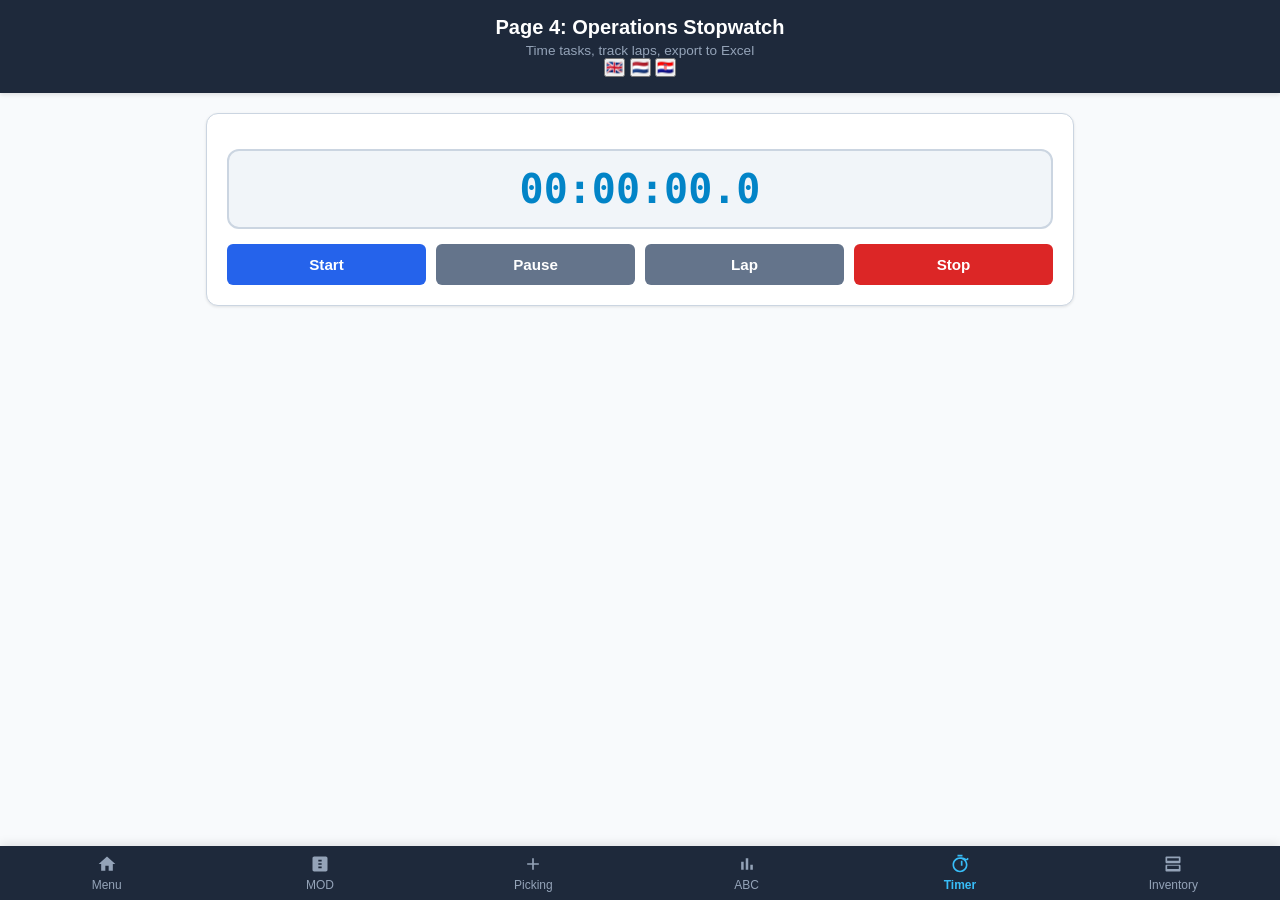
<file: stopwatch.html>
<!DOCTYPE html>
<html lang="hr">
<head>
    <meta charset="UTF-8">
    <meta name="viewport" content="width=device-width, initial-scale=1.0">
    <title>Štoperica & Mjerenje Vremena</title>
    <link rel="stylesheet" href="style.css">
    <script src="https://cdn.sheetjs.com/xlsx-0.20.1/package/dist/xlsx.full.min.js"></script>
    <style>
        .timer-display { font-size: 2.5rem; font-weight: 700; font-family: monospace; text-align: center; margin: 15px 0; color: #0284c7; background: #f1f5f9; padding: 15px; border-radius: 12px; border: 2px solid #cbd5e1; }
    </style>
</head>
<body>
    <header>
        <div class="header-title">
            <h1 data-i18n="sw_header">Stranica 4: Štoperica</h1>
            <p data-i18n="sw_sub">Mjerenje radnih operacija i Excel izvoz</p>
        </div>
        <div class="lang-switcher">
            <button class="lang-btn" onclick="setLanguage('en')" title="English">🇬🇧</button>
            <button class="lang-btn" onclick="setLanguage('nl')" title="Nederlands">🇳🇱</button>
            <button class="lang-btn" onclick="setLanguage('hr')" title="Hrvatski">🇭🇷</button>
        </div>
    </header>

    <div class="container">
        <div class="card">
            <div class="timer-display" id="display">00:00:00.0</div>

            <div class="btn-group">
                <button class="btn btn-primary" id="btnStart" onclick="startTimer()" data-i18n="btn_start">Početak</button>
                <button class="btn btn-secondary" id="btnPause" onclick="pauseTimer()" disabled data-i18n="btn_pause">Pauza</button>
                <button class="btn btn-secondary" id="btnCheckpoint" onclick="addCheckpoint()" disabled data-i18n="btn_lap">Checkpoint</button>
                <button class="btn btn-danger" id="btnStop" onclick="stopTimer()" disabled data-i18n="btn_stop">Kraj</button>
            </div>
        </div>

        <div class="card" id="resultsCard" style="display:none;">
            <h2 data-i18n="recorded_laps">Zabilježena Vremena</h2>
            <table id="checkpointTable">
                <thead>
                    <tr>
                        <th>#</th>
                        <th data-i18n="col_split">Checkpoint Vrijeme</th>
                        <th data-i18n="col_total">Ukupno Vrijeme</th>
                    </tr>
                </thead>
                <tbody></tbody>
            </table>

            <div class="btn-group" style="margin-top:15px;">
                <button class="btn btn-primary" onclick="downloadExcel()" data-i18n="btn_export">Preuzmi Excel Tablicu</button>
                <button class="btn btn-danger" onclick="resetAll()" data-i18n="btn_reset">Resetiraj</button>
            </div>
        </div>
    </div>

    <!-- Navigation Bar -->
    <nav class="nav-bar">
        <a href="index.html" class="nav-item">
            <svg viewBox="0 0 24 24"><path d="M10 20v-6h4v6h5v-8h3L12 3 2 12h3v8z"/></svg>
            <span data-i18n="nav_menu">Izbornik</span>
        </a>
        <a href="mod.html" class="nav-item">
            <svg viewBox="0 0 24 24"><path d="M19 3H5c-1.1 0-2 .9-2 2v14c0 1.1.9 2 2 2h14c1.1 0 2-.9 2-2V5c0-1.1-.9-2-2-2zm-5 14h-4v-2h4v2zm0-4h-4v-2h4v2zm0-4h-4V7h4v2z"/></svg>
            MOD
        </a>
        <a href="picking.html" class="nav-item">
            <svg viewBox="0 0 24 24"><path d="M19 13h-6v6h-2v-6H5v-2h6V5h2v6h6v2z"/></svg>
            Picking
        </a>
        <a href="abc.html" class="nav-item">
            <svg viewBox="0 0 24 24"><path d="M5 9.2h3V19H5zM10.5 5h3v14h-3zM16 13h3v6h-3z"/></svg>
            ABC
        </a>
        <a href="stopwatch.html" class="nav-item active">
            <svg viewBox="0 0 24 24"><path d="M15 1H9v2h6V1zm-2 13h2V8h-2v6zm8.03-6.61l1.42-1.42c-.43-.51-.9-.99-1.41-1.41l-1.42 1.42A8.962 8.962 0 0012 4c-4.97 0-9 4.03-9 9s4.03 9 9 9 9-4.03 9-9c0-2.12-.74-4.07-1.97-5.61zM12 20c-3.87 0-7-3.13-7-7s3.13-7 7-7 7 3.13 7 7-3.13 7-7 7z"/></svg>
            <span data-i18n="nav_timer">Štoperica</span>
        </a>
        <a href="inventory.html" class="nav-item">
            <svg viewBox="0 0 24 24"><path d="M20 13H4c-.55 0-1 .45-1 1v6c0 .55.45 1 1 1h16c.55 0 1-.45 1-1v-6c0-.55-.45-1-1-1zm-1 5H5v-4h14v4zM20 3H4c-.55 0-1 .45-1 1v6c0 .55.45 1 1 1h16c.55 0 1-.45 1-1V4c0-.55-.45-1-1-1zm-1 5H5V5h14v3z"/></svg>
            Inventory
        </a>
    </nav>

    <script>
        const i18nData = {
            en: {
                sw_header: "Page 4: Operations Stopwatch", sw_sub: "Time tasks, track laps, export to Excel",
                btn_start: "Start", btn_pause: "Pause", btn_lap: "Lap", btn_stop: "Stop", recorded_laps: "Recorded Times", col_split: "Lap Time", col_total: "Total Time", btn_export: "Export Excel", btn_reset: "Reset", nav_menu: "Menu", nav_timer: "Timer"
            },
            nl: {
                sw_header: "Pagina 4: Operationele Stopwatch", sw_sub: "Meet tijden, leg rondes vast en exporteer",
                btn_start: "Start", btn_pause: "Pauze", btn_lap: "Ronde", btn_stop: "Stop", recorded_laps: "Geregistreerde Tijden", col_split: "Rondetijd", col_total: "Totale Tijd", btn_export: "Exporteer Excel", btn_reset: "Reset", nav_menu: "Menu", nav_timer: "Timer"
            },
            hr: {
                sw_header: "Stranica 4: Štoperica", sw_sub: "Mjerenje radnih operacija i Excel izvoz",
                btn_start: "Početak", btn_pause: "Pauza", btn_lap: "Checkpoint", btn_stop: "Kraj", recorded_laps: "Zabilježena Vremena", col_split: "Checkpoint Vrijeme", col_total: "Ukupno Vrijeme", btn_export: "Preuzmi Excel", btn_reset: "Resetiraj", nav_menu: "Izbornik", nav_timer: "Štoperica"
            }
        };

        let currentLang = sessionStorage.getItem('appLang') || 'en';
        let timerInterval = null, startTime = null, elapsedTime = 0, isRunning = false, checkpoints = [], lastCheckpointElapsed = 0;

        function setLanguage(lang) {
            currentLang = lang;
            sessionStorage.setItem('appLang', lang);
            const btns = document.querySelectorAll('.lang-btn');
            btns.forEach(b => b.classList.remove('active'));
            if(lang === 'en') btns[0]?.classList.add('active');
            if(lang === 'nl') btns[1]?.classList.add('active');
            if(lang === 'hr') btns[2]?.classList.add('active');

            document.querySelectorAll('[data-i18n]').forEach(el => {
                const key = el.getAttribute('data-i18n');
                if (i18nData[lang] && i18nData[lang][key]) el.innerText = i18nData[lang][key];
            });
        }

        function formatTime(ms) {
            const d = new Date(ms);
            return `${String(Math.floor(ms / 3600000)).padStart(2, '0')}:${String(d.getMinutes()).padStart(2, '0')}:${String(d.getSeconds()).padStart(2, '0')}.${Math.floor(d.getMilliseconds() / 100)}`;
        }

        function updateDisplay() {
            document.getElementById('display').innerText = formatTime(elapsedTime + (isRunning ? (Date.now() - startTime) : 0));
        }

        function startTimer() {
            if (!isRunning) {
                startTime = Date.now(); timerInterval = setInterval(updateDisplay, 50); isRunning = true;
                document.getElementById('btnStart').disabled = true; document.getElementById('btnPause').disabled = false;
                document.getElementById('btnCheckpoint').disabled = false; document.getElementById('btnStop').disabled = false;
            }
        }

        function pauseTimer() {
            if (isRunning) {
                clearInterval(timerInterval); elapsedTime += Date.now() - startTime; isRunning = false;
                document.getElementById('btnStart').disabled = false; document.getElementById('btnPause').disabled = true;
            }
        }

        function addCheckpoint() {
            const currentTotal = elapsedTime + (isRunning ? (Date.now() - startTime) : 0);
            checkpoints.push({ split: formatTime(currentTotal - lastCheckpointElapsed), total: formatTime(currentTotal) });
            lastCheckpointElapsed = currentTotal; renderCheckpoints();
        }

        function stopTimer() {
            pauseTimer(); addCheckpoint();
            document.getElementById('btnStart').disabled = true; document.getElementById('btnCheckpoint').disabled = true; document.getElementById('btnStop').disabled = true;
        }

        function renderCheckpoints() {
            document.getElementById('resultsCard').style.display = 'block';
            const tbody = document.querySelector('#checkpointTable tbody'); tbody.innerHTML = '';
            checkpoints.forEach((cp, idx) => {
                const tr = document.createElement('tr');
                tr.innerHTML = `<td>${idx + 1}</td><td><strong>${cp.split}</strong></td><td><strong style="color:var(--primary);">${cp.total}</strong></td>`;
                tbody.appendChild(tr);
            });
        }

        function downloadExcel() {
            if (checkpoints.length === 0) return;
            const ws = XLSX.utils.json_to_sheet(checkpoints.map(cp => ({ "Lap Time": cp.split, "Total Time": cp.total })));
            const wb = XLSX.utils.book_new(); XLSX.utils.book_append_sheet(wb, ws, "Timer Results");
            XLSX.writeFile(wb, "stoperica.xlsx");
        }

        function resetAll() {
            clearInterval(timerInterval); startTime = null; elapsedTime = 0; isRunning = false; checkpoints = []; lastCheckpointElapsed = 0;
            document.getElementById('display').innerText = "00:00:00.0"; document.getElementById('resultsCard').style.display = 'none';
            document.getElementById('btnStart').disabled = false; document.getElementById('btnPause').disabled = true;
            document.getElementById('btnCheckpoint').disabled = true; document.getElementById('btnStop').disabled = true;
        }

        document.addEventListener('DOMContentLoaded', () => setLanguage(currentLang));
    </script>
</body>
</html>
</file>
<file: style.css>
:root {
    --primary: #2563eb;
    --primary-hover: #1d4ed8;
    --bg-color: #f8fafc;
    --card-bg: #ffffff;
    --text-color: #0f172a;
    --border-color: #cbd5e1;
    --accent: #0284c7;
    --success: #16a34a;
    --danger: #dc2626;
}

* {
    box-sizing: border-box;
    margin: 0;
    padding: 0;
    font-family: -apple-system, BlinkMacSystemFont, "Segoe UI", Roboto, Helvetica, Arial, sans-serif;
}

body {
    background-color: var(--bg-color);
    color: var(--text-color);
    padding-bottom: 70px; /* space for mobile navbar */
}

header {
    background-color: #1e293b;
    color: #ffffff;
    padding: 16px;
    text-align: center;
    box-shadow: 0 2px 4px rgba(0,0,0,0.1);
}

header h1 {
    font-size: 1.25rem;
    font-weight: 600;
}

header p {
    font-size: 0.85rem;
    color: #94a3b8;
    margin-top: 4px;
}

.container {
    max-width: 900px;
    margin: 20px auto;
    padding: 0 16px;
}

.card {
    background: var(--card-bg);
    border-radius: 12px;
    padding: 20px;
    margin-bottom: 20px;
    box-shadow: 0 1px 3px rgba(0,0,0,0.1);
    border: 1px solid var(--border-color);
}

.card h2 {
    font-size: 1.1rem;
    margin-bottom: 15px;
    color: #334155;
    border-bottom: 2px solid #e2e8f0;
    padding-bottom: 8px;
}

.form-group {
    margin-bottom: 12px;
}

label {
    display: block;
    font-size: 0.875rem;
    font-weight: 600;
    margin-bottom: 4px;
    color: #475569;
}

input[type="text"],
input[type="number"],
input[type="file"],
select {
    width: 100%;
    padding: 10px 12px;
    border: 1px solid var(--border-color);
    border-radius: 6px;
    font-size: 0.95rem;
    background-color: #fff;
}

input:focus, select:focus {
    outline: none;
    border-color: var(--primary);
    box-shadow: 0 0 0 3px rgba(37, 99, 235, 0.1);
}

.btn-group {
    display: flex;
    gap: 10px;
    margin-top: 15px;
    flex-wrap: wrap;
}

.btn {
    flex: 1;
    min-width: 120px;
    padding: 12px 16px;
    border: none;
    border-radius: 6px;
    font-weight: 600;
    font-size: 0.95rem;
    cursor: pointer;
    text-align: center;
    transition: background-color 0.2s;
}

.btn-primary {
    background-color: var(--primary);
    color: white;
}
.btn-primary:hover {
    background-color: var(--primary-hover);
}

.btn-secondary {
    background-color: #64748b;
    color: white;
}
.btn-secondary:hover {
    background-color: #475569;
}

.btn-success {
    background-color: var(--success);
    color: white;
}

.btn-danger {
    background-color: var(--danger);
    color: white;
}

table {
    width: 100%;
    border-collapse: collapse;
    margin-top: 15px;
    font-size: 0.9rem;
}

th, td {
    padding: 10px 12px;
    text-align: left;
    border-bottom: 1px solid #e2e8f0;
}

th {
    background-color: #f1f5f9;
    color: #475569;
    font-weight: 600;
}

tr:hover {
    background-color: #f8fafc;
}

.nav-bar {
    position: fixed;
    bottom: 0;
    left: 0;
    right: 0;
    background: #1e293b;
    display: flex;
    justify-content: space-around;
    padding: 8px 0;
    box-shadow: 0 -2px 10px rgba(0,0,0,0.1);
    z-index: 1000;
}

.nav-item {
    color: #94a3b8;
    text-decoration: none;
    font-size: 0.75rem;
    text-align: center;
    display: flex;
    flex-direction: column;
    align-items: center;
    gap: 4px;
    flex: 1;
}

.nav-item.active {
    color: #38bdf8;
    font-weight: bold;
}

.nav-item svg {
    width: 20px;
    height: 20px;
    fill: currentColor;
}

.modal-overlay {
    display: none;
    position: fixed;
    top: 0; left: 0; right: 0; bottom: 0;
    background: rgba(0,0,0,0.5);
    z-index: 2000;
    align-items: center;
    justify-content: center;
    padding: 16px;
}

.modal-content {
    background: #fff;
    border-radius: 12px;
    width: 100%;
    max-width: 700px;
    max-height: 85vh;
    overflow-y: auto;
    padding: 20px;
}

.flex-row {
    display: flex;
    gap: 10px;
}
.flex-1 { flex: 1; }

.badge {
    display: inline-block;
    padding: 3px 8px;
    border-radius: 12px;
    font-size: 0.8rem;
    font-weight: bold;
}
.badge-a { background: #dcfce7; color: #15803d; }
.badge-b { background: #fef9c3; color: #a16207; }
.badge-c { background: #fee2e2; color: #b91c1c; }
</file>
